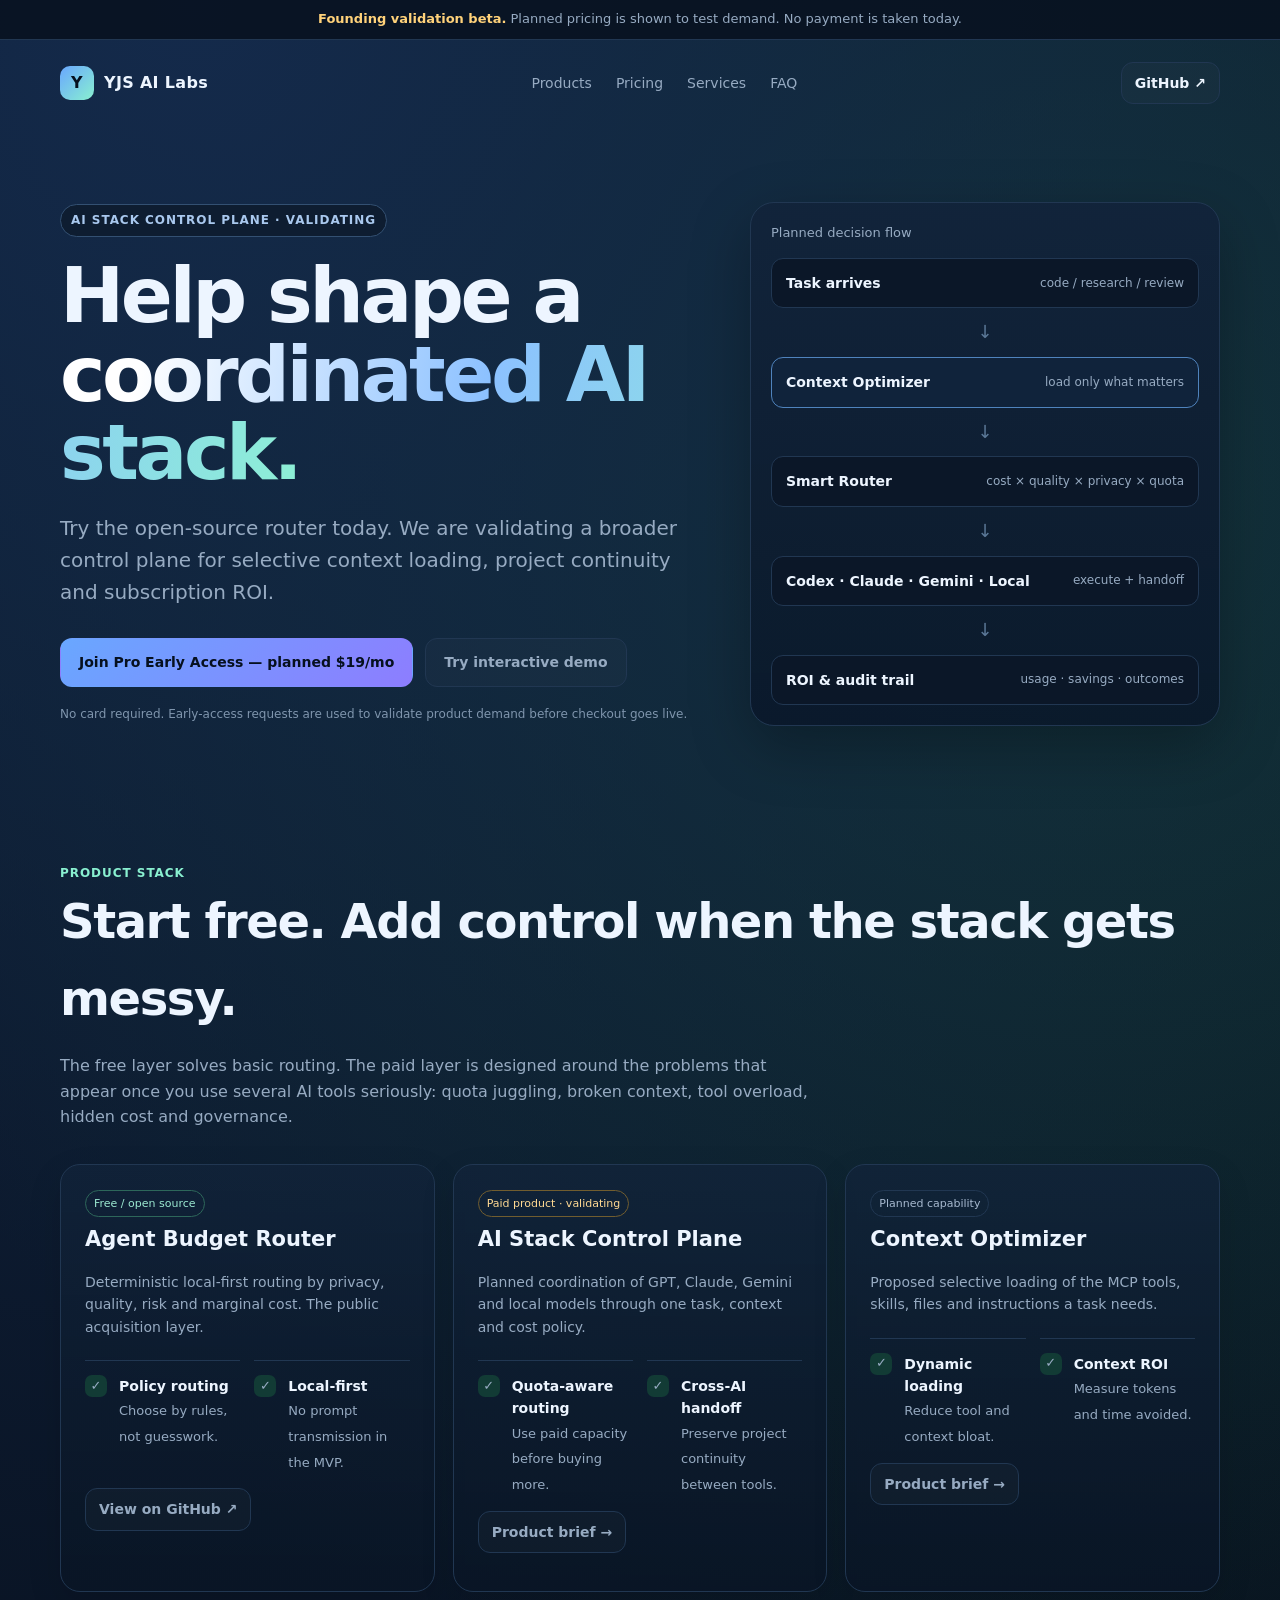
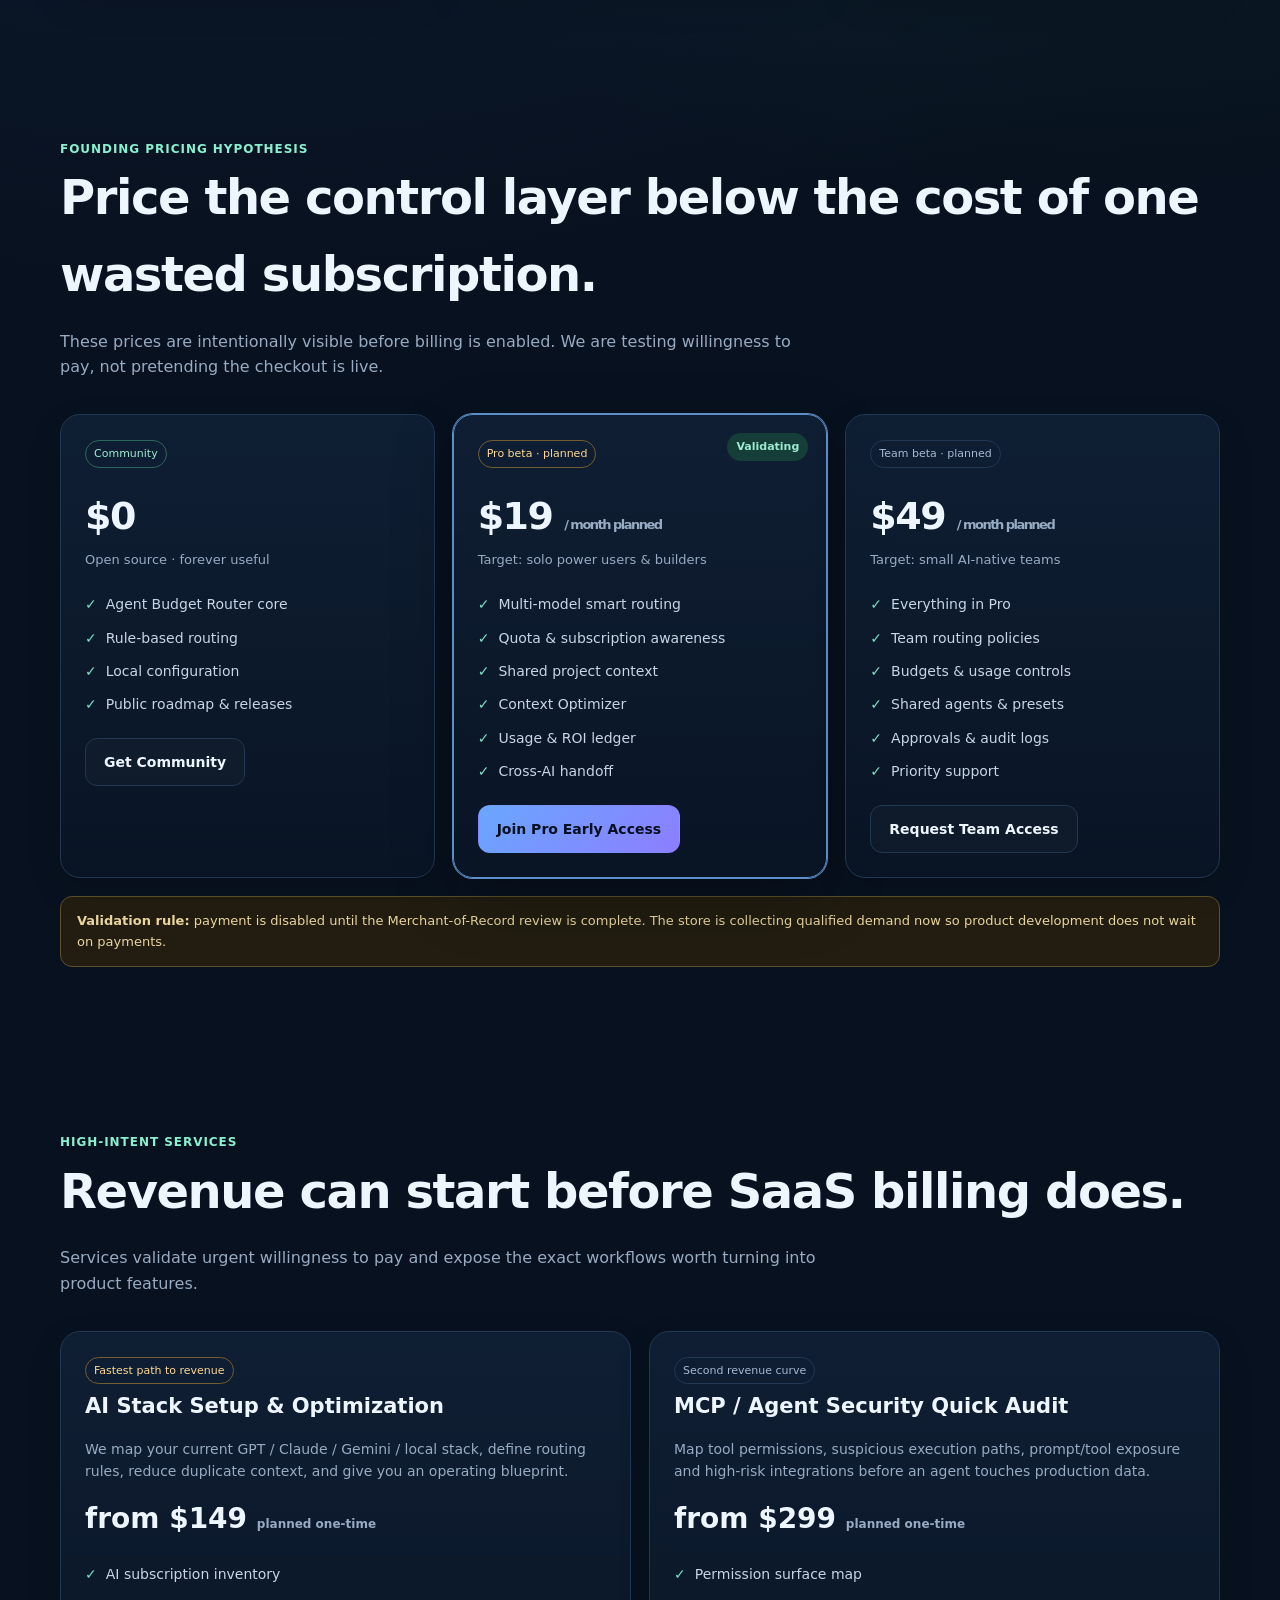
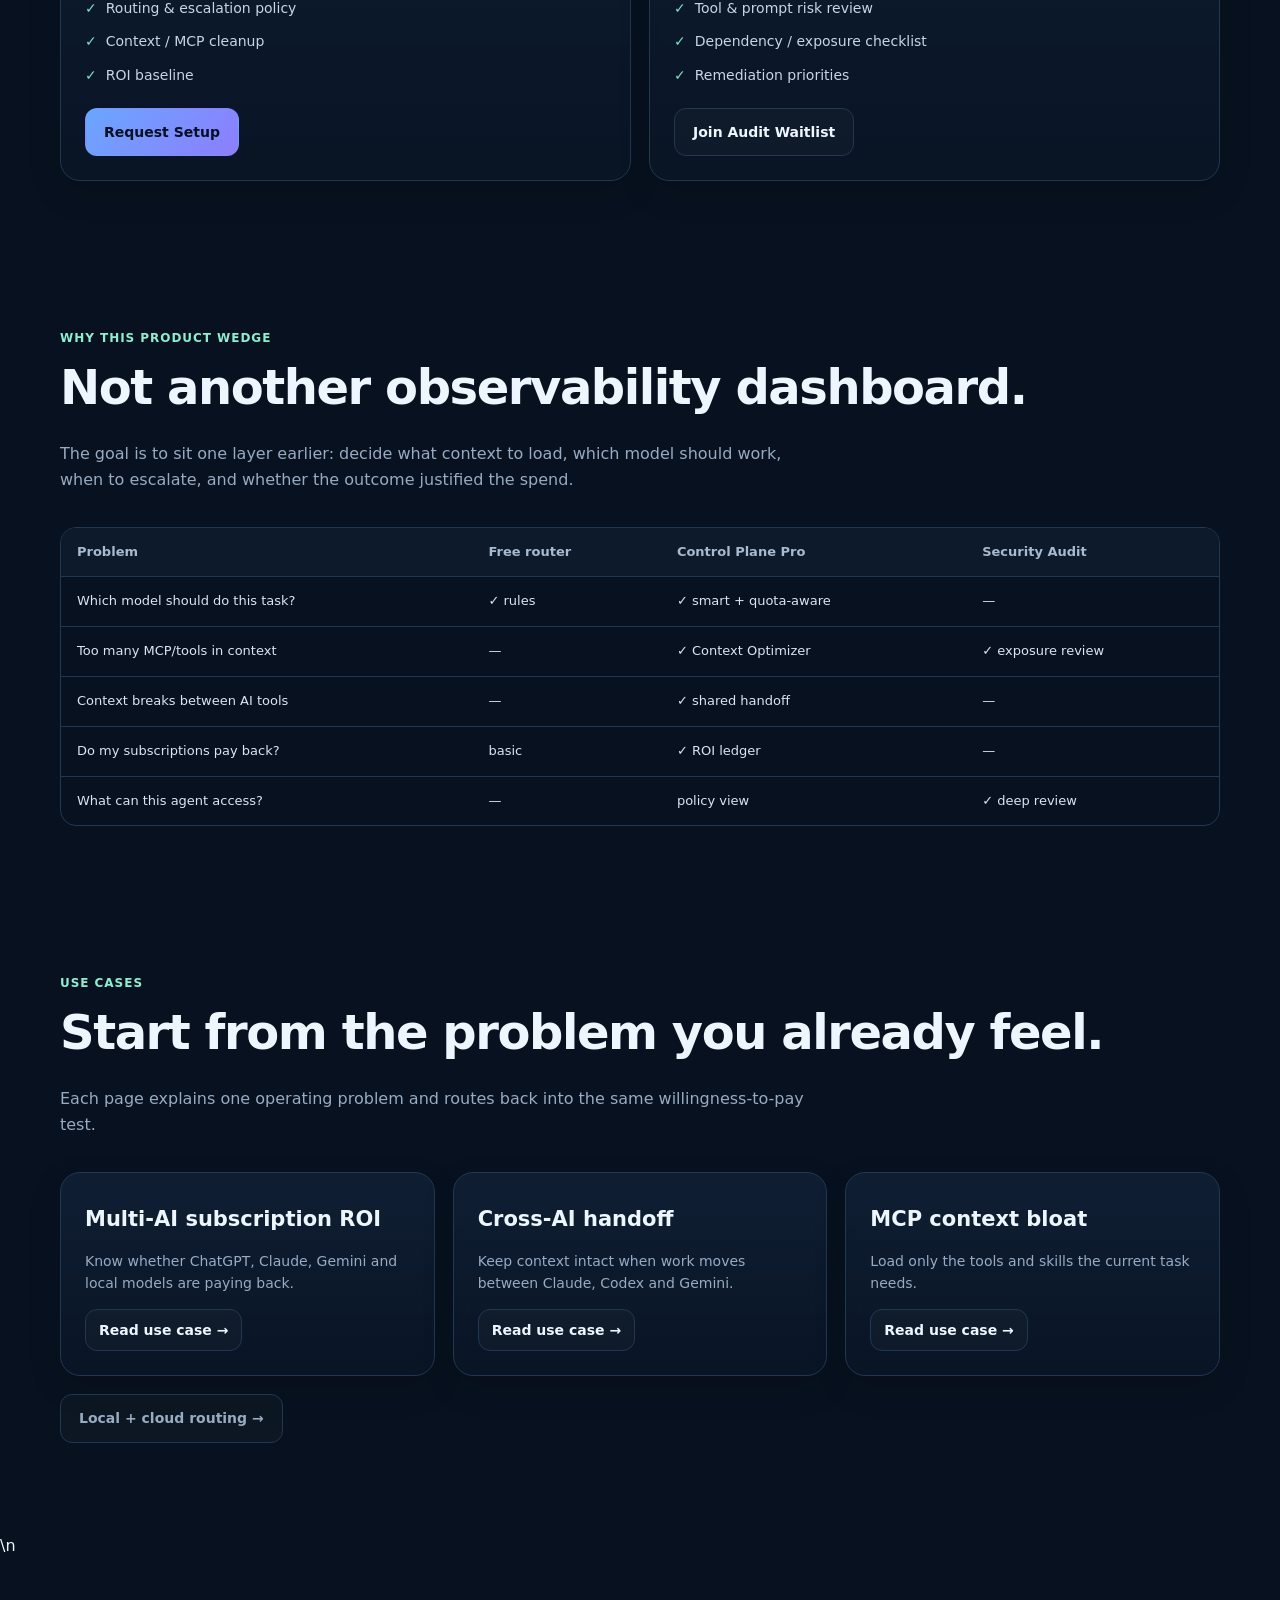
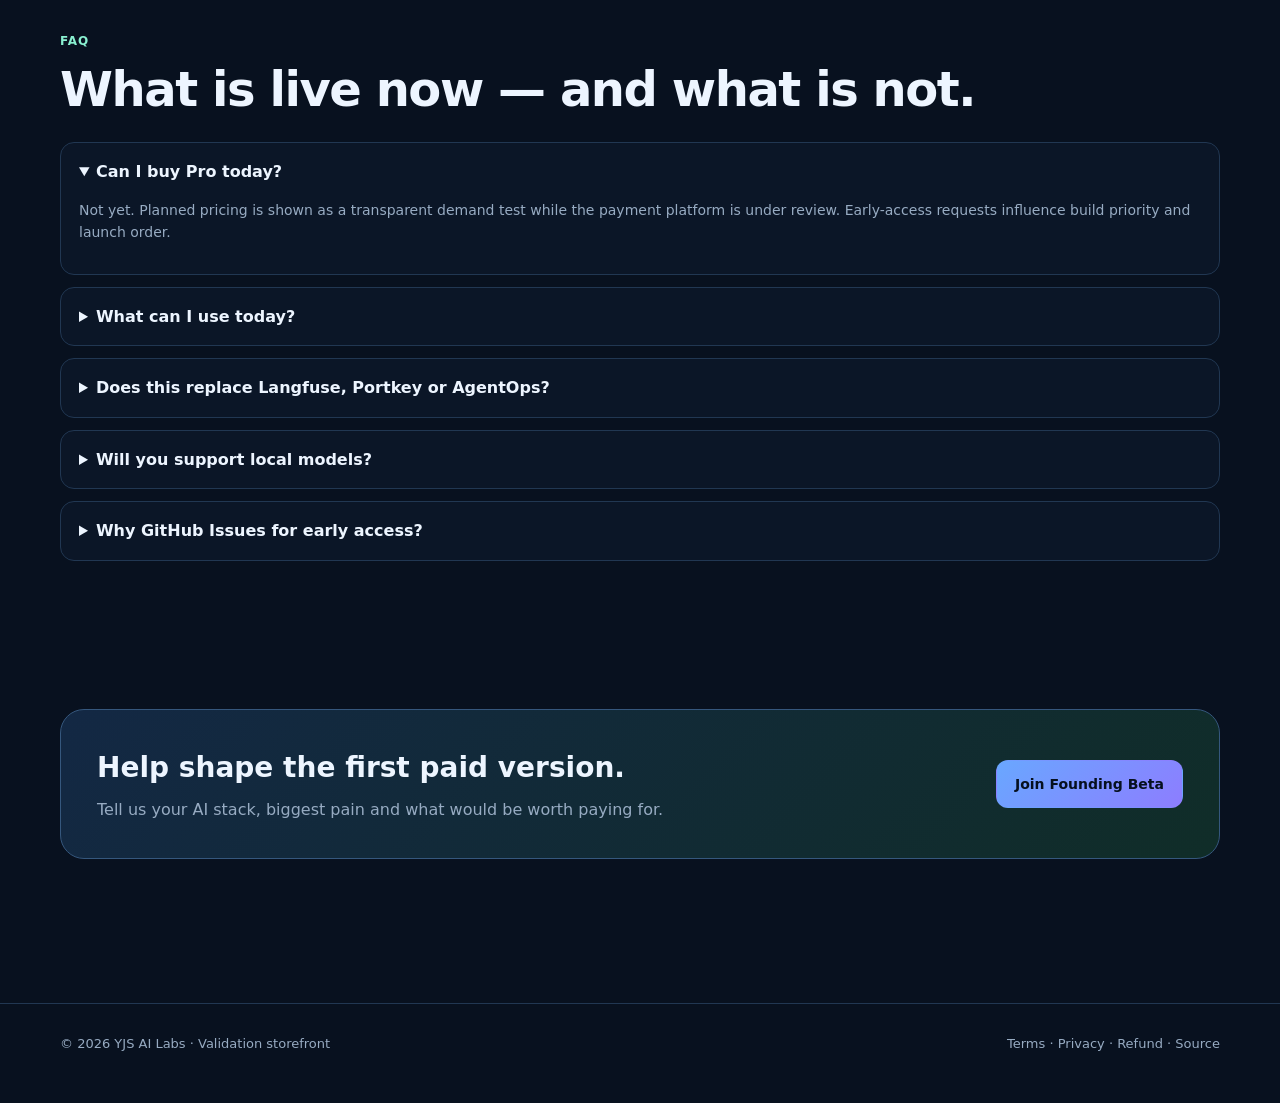
<file: index.html>
<!doctype html>
<html lang="en">
<head>
<meta charset="utf-8"><meta name="viewport" content="width=device-width,initial-scale=1">
<title>YJS AI Labs — Community Router and planned AI Stack Control Plane</title>
<meta name="description" content="Explore the open-source Agent Budget Router and the planned AI Stack Control Plane for cross-AI context and ROI.">
<meta property="og:title" content="YJS AI Labs — AI Stack Control Plane"><meta property="og:description" content="Try the Community Router and help validate a coordinated AI workflow."><meta property="og:type" content="website">
<link rel="stylesheet" href="assets/styles.css">
</head>
<body>
<div class="announcement"><b>Founding validation beta.</b> Planned pricing is shown to test demand. No payment is taken today.</div>
<div class="wrap">
<nav>
<a class="brand" href="#"><span class="mark">Y</span><span>YJS AI Labs</span></a>
<div class="navlinks"><a href="#products">Products</a><a href="#pricing">Pricing</a><a href="#services">Services</a><a href="#faq">FAQ</a></div>
<a class="btn small" href="https://github.com/scc0819-cell/agent-budget-router" target="_blank" rel="noreferrer">GitHub ↗</a>
</nav>

<section class="hero">
<div>
<span class="eyebrow">AI Stack Control Plane · validating</span>
<h1>Help shape a <span class="gradient">coordinated AI stack.</span></h1>
<p class="lead">Try the open-source router today. We are validating a broader control plane for selective context loading, project continuity and subscription ROI.</p>
<div class="hero-actions">
<a class="btn primary" href="checkout.html?offer=pro">Join Pro Early Access — planned $19/mo</a>
<a class="btn ghost" href="demo.html">Try interactive demo</a>
</div>
<div class="micro">No card required. Early-access requests are used to validate product demand before checkout goes live.</div>
</div>
<div class="diagram">
<div class="diagram-title">Planned decision flow</div>
<div class="flow">
<div class="node"><strong>Task arrives</strong><span>code / research / review</span></div><div class="arrow">↓</div>
<div class="node active"><strong>Context Optimizer</strong><span>load only what matters</span></div><div class="arrow">↓</div>
<div class="node"><strong>Smart Router</strong><span>cost × quality × privacy × quota</span></div><div class="arrow">↓</div>
<div class="node"><strong>Codex · Claude · Gemini · Local</strong><span>execute + handoff</span></div><div class="arrow">↓</div>
<div class="node"><strong>ROI & audit trail</strong><span>usage · savings · outcomes</span></div>
</div>
</div>
</section>
</div>

<section id="products" class="section"><div class="wrap">
<div class="kicker">Product stack</div><h2>Start free. Add control when the stack gets messy.</h2>
<p class="section-intro">The free layer solves basic routing. The paid layer is designed around the problems that appear once you use several AI tools seriously: quota juggling, broken context, tool overload, hidden cost and governance.</p>
<div class="grid3">
<article class="card"><span class="tag green">Free / open source</span><h3>Agent Budget Router</h3><p>Deterministic local-first routing by privacy, quality, risk and marginal cost. The public acquisition layer.</p><div class="features">
<div class="feature"><span class="check">✓</span><div><b>Policy routing</b><span>Choose by rules, not guesswork.</span></div></div>
<div class="feature"><span class="check">✓</span><div><b>Local-first</b><span>No prompt transmission in the MVP.</span></div></div>
</div><p><a class="btn small" href="https://github.com/scc0819-cell/agent-budget-router">View on GitHub ↗</a></p></article>
<article class="card"><span class="tag gold">Paid product · validating</span><h3>AI Stack Control Plane</h3><p>Planned coordination of GPT, Claude, Gemini and local models through one task, context and cost policy.</p><div class="features">
<div class="feature"><span class="check">✓</span><div><b>Quota-aware routing</b><span>Use paid capacity before buying more.</span></div></div>
<div class="feature"><span class="check">✓</span><div><b>Cross-AI handoff</b><span>Preserve project continuity between tools.</span></div></div>
</div><p><a class="btn small" href="products/control-plane.html">Product brief →</a></p></article>
<article class="card"><span class="tag">Planned capability</span><h3>Context Optimizer</h3><p>Proposed selective loading of the MCP tools, skills, files and instructions a task needs.</p><div class="features">
<div class="feature"><span class="check">✓</span><div><b>Dynamic loading</b><span>Reduce tool and context bloat.</span></div></div>
<div class="feature"><span class="check">✓</span><div><b>Context ROI</b><span>Measure tokens and time avoided.</span></div></div>
</div><p><a class="btn small" href="products/context-optimizer.html">Product brief →</a></p></article>
</div>
</div></section>

<section id="pricing" class="section"><div class="wrap">
<div class="kicker">Founding pricing hypothesis</div><h2>Price the control layer below the cost of one wasted subscription.</h2>
<p class="section-intro">These prices are intentionally visible before billing is enabled. We are testing willingness to pay, not pretending the checkout is live.</p>
<div class="pricing">
<article class="card price-card"><span class="tag green">Community</span><div class="price">$0</div><div class="sub">Open source · forever useful</div><ul class="list"><li>Agent Budget Router core</li><li>Rule-based routing</li><li>Local configuration</li><li>Public roadmap & releases</li></ul><a class="btn" href="https://github.com/scc0819-cell/agent-budget-router">Get Community</a></article>
<article class="card price-card recommended"><span class="badge">Validating</span><span class="tag gold">Pro beta · planned</span><div class="price">$19 <small>/ month planned</small></div><div class="sub">Target: solo power users & builders</div><ul class="list"><li>Multi-model smart routing</li><li>Quota & subscription awareness</li><li>Shared project context</li><li>Context Optimizer</li><li>Usage & ROI ledger</li><li>Cross-AI handoff</li></ul><a class="btn primary" href="checkout.html?offer=pro">Join Pro Early Access</a></article>
<article class="card price-card"><span class="tag">Team beta · planned</span><div class="price">$49 <small>/ month planned</small></div><div class="sub">Target: small AI-native teams</div><ul class="list"><li>Everything in Pro</li><li>Team routing policies</li><li>Budgets & usage controls</li><li>Shared agents & presets</li><li>Approvals & audit logs</li><li>Priority support</li></ul><a class="btn" href="checkout.html?offer=team">Request Team Access</a></article>
</div>
<div class="note"><b>Validation rule:</b> payment is disabled until the Merchant-of-Record review is complete. The store is collecting qualified demand now so product development does not wait on payments.</div>
</div></section>

<section id="services" class="section"><div class="wrap">
<div class="kicker">High-intent services</div><h2>Revenue can start before SaaS billing does.</h2>
<p class="section-intro">Services validate urgent willingness to pay and expose the exact workflows worth turning into product features.</p>
<div class="services">
<article class="card"><span class="tag gold">Fastest path to revenue</span><h3>AI Stack Setup & Optimization</h3><p>We map your current GPT / Claude / Gemini / local stack, define routing rules, reduce duplicate context, and give you an operating blueprint.</p><div class="service-price">from $149 <small>planned one-time</small></div><ul class="list"><li>AI subscription inventory</li><li>Routing & escalation policy</li><li>Context / MCP cleanup</li><li>ROI baseline</li></ul><a class="btn primary" href="checkout.html?offer=setup">Request Setup</a></article>
<article class="card"><span class="tag">Second revenue curve</span><h3>MCP / Agent Security Quick Audit</h3><p>Map tool permissions, suspicious execution paths, prompt/tool exposure and high-risk integrations before an agent touches production data.</p><div class="service-price">from $299 <small>planned one-time</small></div><ul class="list"><li>Permission surface map</li><li>Tool & prompt risk review</li><li>Dependency / exposure checklist</li><li>Remediation priorities</li></ul><a class="btn" href="checkout.html?offer=audit">Join Audit Waitlist</a></article>
</div>
</div></section>

<section class="section"><div class="wrap">
<div class="kicker">Why this product wedge</div><h2>Not another observability dashboard.</h2>
<p class="section-intro">The goal is to sit one layer earlier: decide what context to load, which model should work, when to escalate, and whether the outcome justified the spend.</p>
<div class="matrix"><table><thead><tr><th>Problem</th><th>Free router</th><th>Control Plane Pro</th><th>Security Audit</th></tr></thead><tbody>
<tr><td>Which model should do this task?</td><td>✓ rules</td><td>✓ smart + quota-aware</td><td>—</td></tr>
<tr><td>Too many MCP/tools in context</td><td>—</td><td>✓ Context Optimizer</td><td>✓ exposure review</td></tr>
<tr><td>Context breaks between AI tools</td><td>—</td><td>✓ shared handoff</td><td>—</td></tr>
<tr><td>Do my subscriptions pay back?</td><td>basic</td><td>✓ ROI ledger</td><td>—</td></tr>
<tr><td>What can this agent access?</td><td>—</td><td>policy view</td><td>✓ deep review</td></tr>
</tbody></table></div>
</div></section>

<section class="section"><div class="wrap"><div class="kicker">Use cases</div><h2>Start from the problem you already feel.</h2><p class="section-intro">Each page explains one operating problem and routes back into the same willingness-to-pay test.</p><div class="grid3">
<article class="card"><h3>Multi-AI subscription ROI</h3><p>Know whether ChatGPT, Claude, Gemini and local models are paying back.</p><a class="btn small" href="use-cases/multi-ai-subscription-roi.html">Read use case →</a></article>
<article class="card"><h3>Cross-AI handoff</h3><p>Keep context intact when work moves between Claude, Codex and Gemini.</p><a class="btn small" href="use-cases/claude-codex-gemini-handoff.html">Read use case →</a></article>
<article class="card"><h3>MCP context bloat</h3><p>Load only the tools and skills the current task needs.</p><a class="btn small" href="use-cases/mcp-context-bloat.html">Read use case →</a></article>
</div><p style="margin-top:18px"><a class="btn ghost" href="use-cases/local-cloud-ai-routing.html">Local + cloud routing →</a></p></div></section>\n<section id="faq" class="section"><div class="wrap">
<div class="kicker">FAQ</div><h2>What is live now — and what is not.</h2>
<div class="faq">
<details open><summary>Can I buy Pro today?</summary><p>Not yet. Planned pricing is shown as a transparent demand test while the payment platform is under review. Early-access requests influence build priority and launch order.</p></details>
<details><summary>What can I use today?</summary><p>Agent Budget Router v0.1.0 is public on GitHub and provides deterministic local-first routing. The paid Control Plane is the product being validated next.</p></details>
<details><summary>Does this replace Langfuse, Portkey or AgentOps?</summary><p>That is not the goal. Those tools are strong in gateway and observability workflows. YJS AI Labs is focusing on orchestration before execution: context selection, model choice, quota awareness, handoff and ROI.</p></details>
<details><summary>Will you support local models?</summary><p>Yes. Local/cloud hybrid routing is part of the product thesis. The objective is to keep sensitive or low-value work local when policy and capability allow it.</p></details>
<details><summary>Why GitHub Issues for early access?</summary><p>The first users are expected to be AI builders and power users. GitHub requests give us structured demand evidence without waiting for the billing stack. Do not post secrets or confidential project data.</p></details>
</div>
</div></section>

<section class="section"><div class="wrap"><div class="cta">
<div><h3>Help shape the first paid version.</h3><p>Tell us your AI stack, biggest pain and what would be worth paying for.</p></div>
<a class="btn primary" href="checkout.html?offer=pro">Join Founding Beta</a>
</div></div></section>

<footer><div class="wrap footer-grid"><div>© <span data-year></span> YJS AI Labs · Validation storefront</div><div><a href="legal/terms.html">Terms</a> · <a href="legal/privacy.html">Privacy</a> · <a href="legal/refund.html">Refund</a> · <a href="https://github.com/scc0819-cell/yjs-ai-labs">Source</a></div></div></footer>
<script src="assets/store.js"></script>
</body></html>
</file>
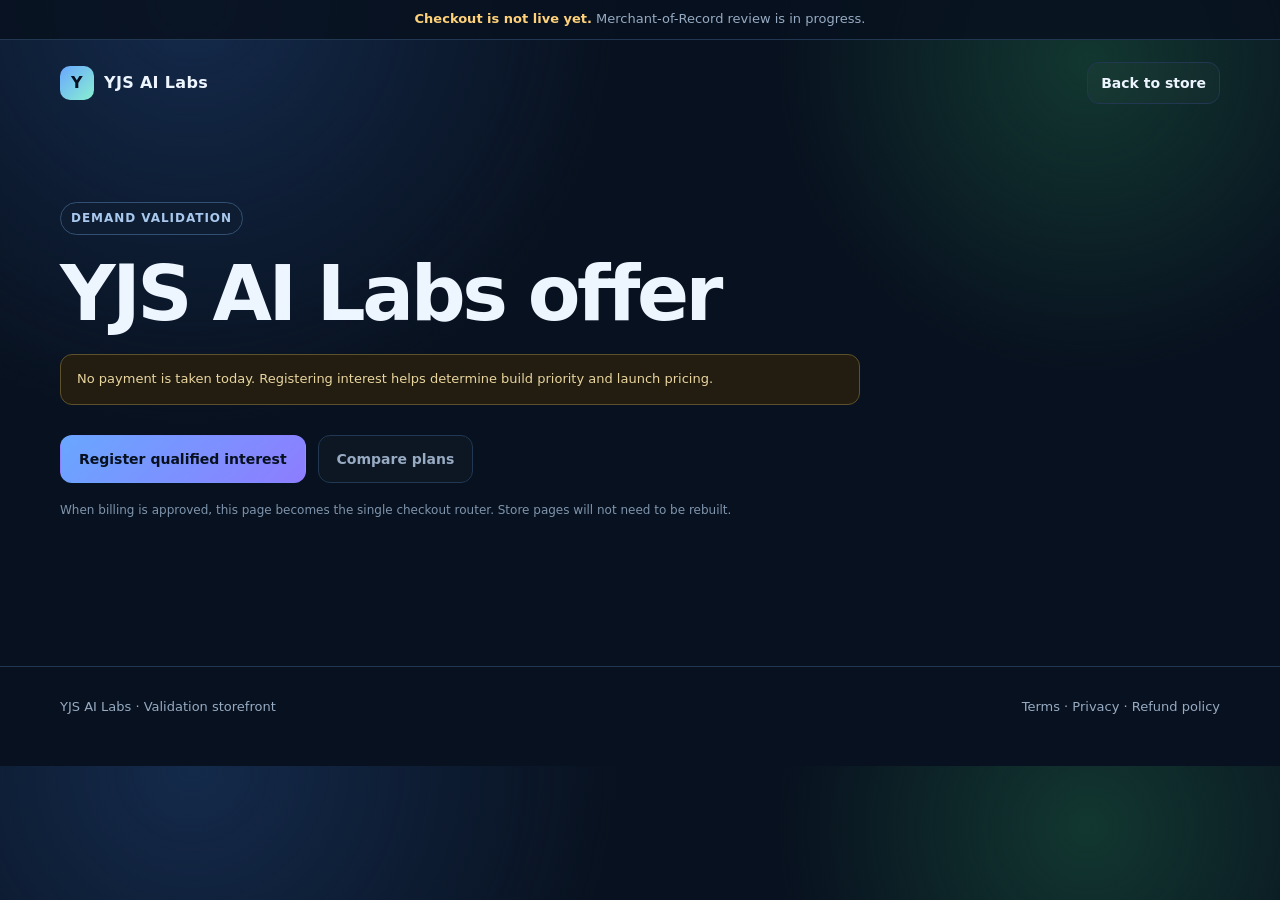
<file: checkout.html>
<!doctype html><html lang="en"><head><meta charset="utf-8"><meta name="viewport" content="width=device-width,initial-scale=1"><title>Checkout — YJS AI Labs</title><meta name="robots" content="noindex"><link rel="stylesheet" href="assets/styles.css"></head><body>
<div class="announcement"><b>Checkout is not live yet.</b> Merchant-of-Record review is in progress.</div><div class="wrap"><nav><a class="brand" href="index.html"><span class="mark">Y</span><span>YJS AI Labs</span></a><a class="btn small" href="index.html">Back to store</a></nav>
<section class="hero" style="grid-template-columns:1fr;max-width:800px"><div><span class="eyebrow">Demand validation</span><h1 id="offer-name">YJS AI Labs offer</h1><p class="lead" id="offer-price"></p><div class="note">No payment is taken today. Registering interest helps determine build priority and launch pricing.</div><div class="hero-actions"><a id="intent-btn" class="btn primary" href="#">Register qualified interest</a><a class="btn ghost" href="index.html#pricing">Compare plans</a></div><p class="micro">When billing is approved, this page becomes the single checkout router. Store pages will not need to be rebuilt.</p></div></section></div>
<footer><div class="wrap footer-grid"><div>YJS AI Labs · Validation storefront</div><div><a href="legal/terms.html">Terms</a> · <a href="legal/privacy.html">Privacy</a> · <a href="legal/refund.html">Refund policy</a></div></div></footer>
<script src="assets/store.js"></script><script src="assets/offers.js"></script><script>
const params=new URLSearchParams(location.search);const p=params.get('offer')||'pro';const o=window.YJS_OFFERS[p]||window.YJS_OFFERS.pro;
document.querySelector('#offer-name').textContent=o.name;document.querySelector('#offer-price').textContent=o.price;
const source=params.get('utm_source')||localStorage.getItem('yjs_utm_source')||'direct';const medium=params.get('utm_medium')||localStorage.getItem('yjs_utm_medium')||'none';const campaign=params.get('utm_campaign')||localStorage.getItem('yjs_utm_campaign')||'organic';const content=params.get('utm_content')||localStorage.getItem('yjs_utm_content')||'none';
const target=new URL(o.target);target.searchParams.set('title','['+p.toUpperCase()+']['+source+'/'+campaign+'] [medium='+medium+';content='+content+'] ');document.querySelector('#intent-btn').href=target.toString();
</script></body></html>
</file>
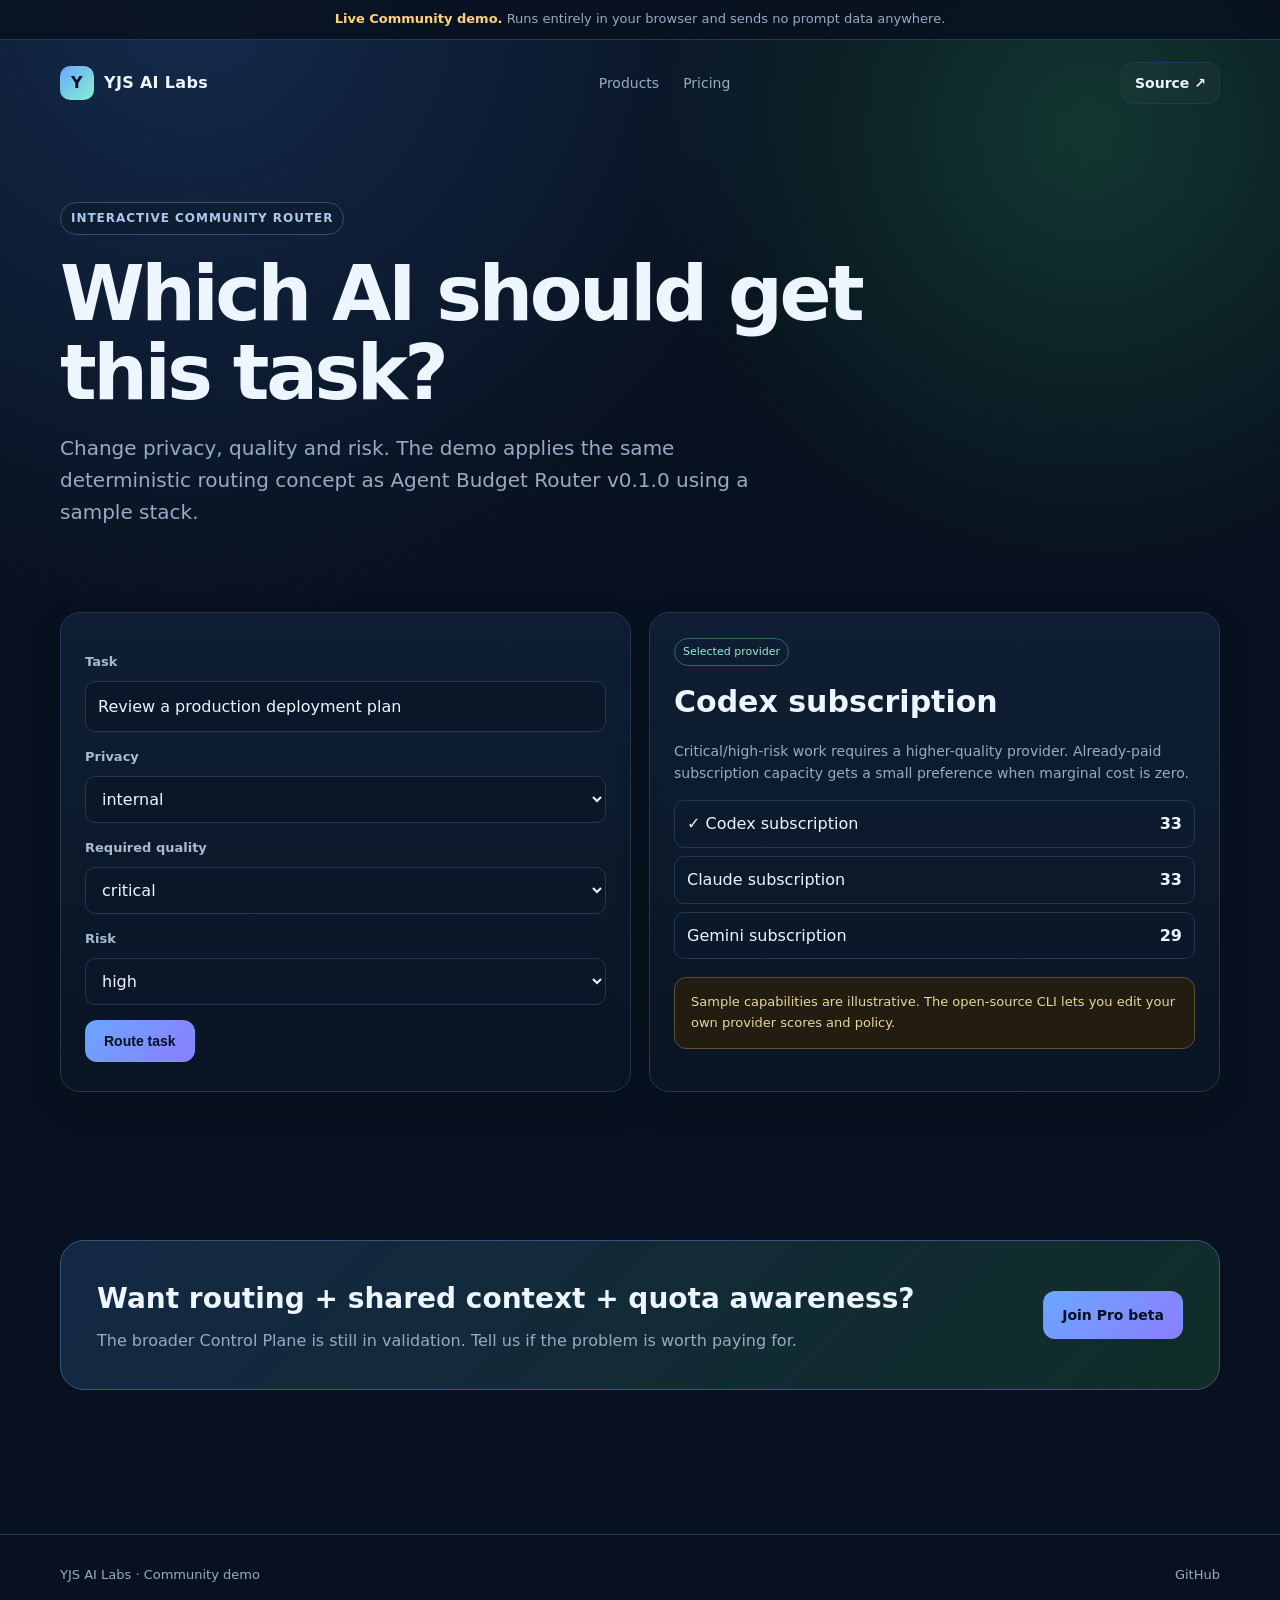
<file: demo.html>
<!doctype html><html lang="en"><head><meta charset="utf-8"><meta name="viewport" content="width=device-width,initial-scale=1"><title>Try Agent Budget Router — YJS AI Labs</title><meta name="description" content="Try a deterministic local-first AI model routing demo in your browser."><link rel="stylesheet" href="assets/styles.css">
<style>.demo-grid{display:grid;grid-template-columns:1fr 1fr;gap:18px}.field{display:grid;gap:8px;margin:15px 0}.field label{font-size:13px;color:#a8bad0;font-weight:700}.field select,.field input{background:#0b1728;color:#edf5ff;border:1px solid #213752;border-radius:10px;padding:12px;font:inherit}.result{font-size:30px;font-weight:900;margin:12px 0}.scores{display:grid;gap:8px;margin-top:16px}.score{display:flex;justify-content:space-between;padding:10px 12px;border:1px solid #213752;border-radius:10px}.reason{color:#97abc2;font-size:14px}@media(max-width:760px){.demo-grid{grid-template-columns:1fr}}</style></head><body>
<div class="announcement"><b>Live Community demo.</b> Runs entirely in your browser and sends no prompt data anywhere.</div><div class="wrap"><nav><a class="brand" href="index.html"><span class="mark">Y</span><span>YJS AI Labs</span></a><div class="navlinks"><a href="index.html#products">Products</a><a href="index.html#pricing">Pricing</a></div><a class="btn small" href="https://github.com/scc0819-cell/agent-budget-router">Source ↗</a></nav>
<section class="hero" style="grid-template-columns:1fr;max-width:950px"><div><span class="eyebrow">Interactive Community Router</span><h1>Which AI should get this task?</h1><p class="lead">Change privacy, quality and risk. The demo applies the same deterministic routing concept as Agent Budget Router v0.1.0 using a sample stack.</p></div></section>
<section class="section" style="padding-top:0"><div class="demo-grid">
<div class="card"><div class="field"><label>Task</label><input id="task" value="Review a production deployment plan"></div><div class="field"><label>Privacy</label><select id="privacy"><option>public</option><option selected>internal</option><option>confidential</option></select></div><div class="field"><label>Required quality</label><select id="quality"><option>draft</option><option>standard</option><option selected>critical</option></select></div><div class="field"><label>Risk</label><select id="risk"><option>low</option><option>medium</option><option selected>high</option></select></div><button class="btn primary" id="route">Route task</button></div>
<div class="card"><span class="tag green">Selected provider</span><div class="result" id="selected">—</div><p class="reason" id="reason"></p><div class="scores" id="scores"></div><div class="note" style="margin-top:18px">Sample capabilities are illustrative. The open-source CLI lets you edit your own provider scores and policy.</div></div>
</div></section>
<section class="section"><div class="cta"><div><h3>Want routing + shared context + quota awareness?</h3><p>The broader Control Plane is still in validation. Tell us if the problem is worth paying for.</p></div><a class="btn primary" href="checkout.html?offer=pro&utm_source=demo&utm_medium=product&utm_campaign=abr-launch">Join Pro beta</a></div></section>
</div><footer><div class="wrap footer-grid"><div>YJS AI Labs · Community demo</div><div><a href="https://github.com/scc0819-cell/agent-budget-router">GitHub</a></div></div></footer>
<script src="assets/store.js"></script><script>
const providers=[{id:'local',label:'Local model',quality:2,privacy:5,latency:5,marginal:0,fixed:0},{id:'codex',label:'Codex subscription',quality:5,privacy:3,latency:4,marginal:0,fixed:100},{id:'claude',label:'Claude subscription',quality:5,privacy:3,latency:4,marginal:0,fixed:20},{id:'gemini',label:'Gemini subscription',quality:4,privacy:3,latency:4,marginal:0,fixed:20}];
const L={low:1,medium:2,high:3,public:1,internal:2,confidential:3,draft:1,standard:2,critical:3};
function route(){const pv=L[privacy.value],q=L[quality.value],r=L[risk.value];let c=providers.filter(x=>!(pv>=3&&x.privacy<4)).filter(x=>!((q>=3||r>=3)&&x.quality<4));if(!c.length){selected.textContent='No eligible provider';reason.textContent='The policy blocks every provider in this sample stack: confidential tasks need privacy ≥4 and critical/high-risk tasks need quality ≥4. The CLI returns an error in this case.';scores.innerHTML='';return}const ranked=c.map(x=>({...x,score:x.quality*4+x.privacy*pv+x.latency+(x.fixed>0&&x.marginal===0?3:0)-x.marginal*10})).sort((a,b)=>b.score-a.score);const win=ranked[0];selected.textContent=win.label;reason.textContent=(pv>=3?'Confidential routing restricts the candidate set. ':'')+(q>=3||r>=3?'Critical/high-risk work requires a higher-quality provider. ':'')+'Already-paid subscription capacity gets a small preference when marginal cost is zero.';scores.innerHTML=ranked.map((x,i)=>'<div class="score"><span>'+(i===0?'✓ ':'')+x.label+'</span><b>'+x.score.toFixed(0)+'</b></div>').join('')}
route();document.querySelector('#route').onclick=route;['privacy','quality','risk'].forEach(id=>document.querySelector('#'+id).onchange=route);
</script></body></html>
</file>
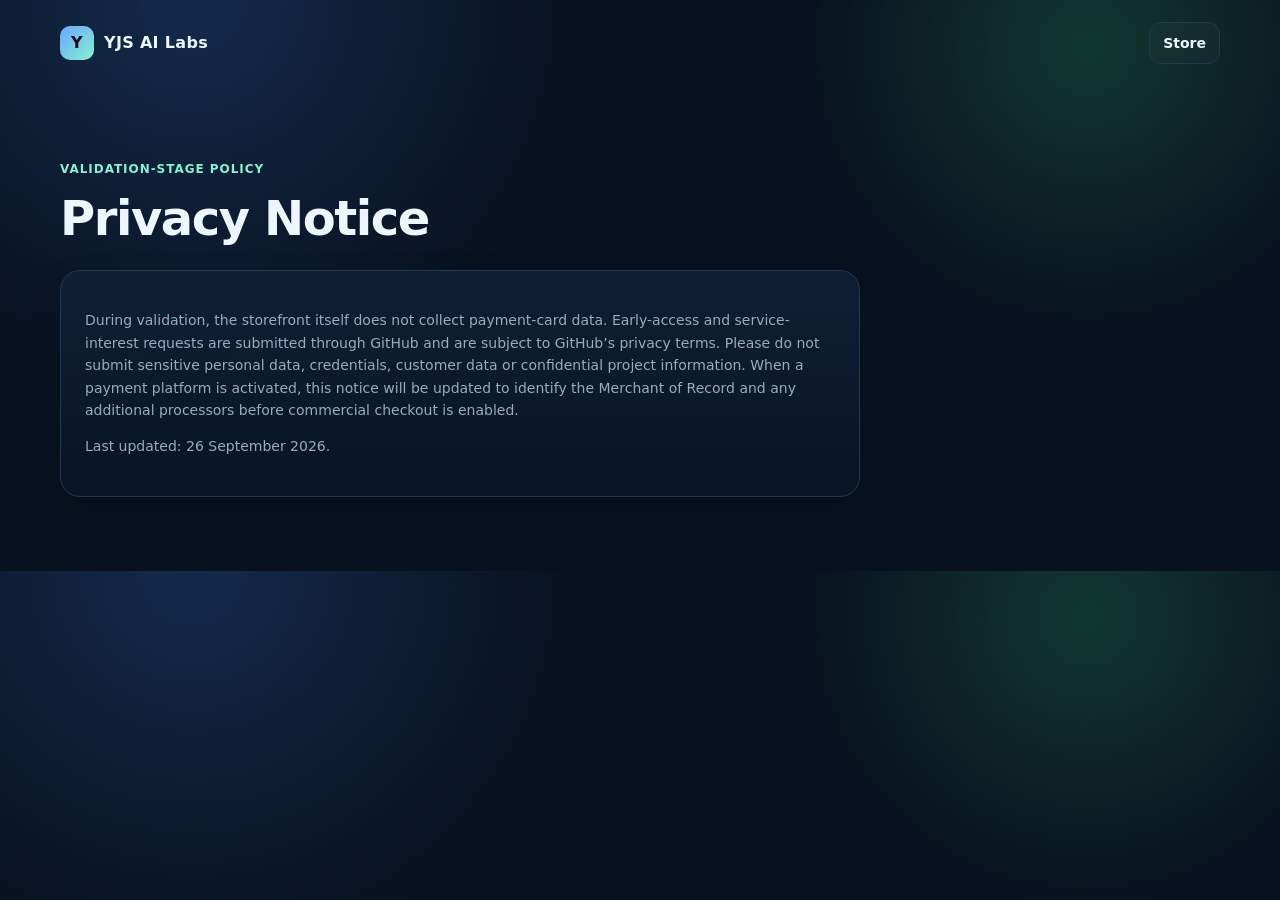
<file: legal/privacy.html>
<!doctype html><html lang="en"><head><meta charset="utf-8"><meta name="viewport" content="width=device-width,initial-scale=1"><title>Privacy Notice — YJS AI Labs</title><link rel="stylesheet" href="../assets/styles.css"></head><body><div class="wrap"><nav><a class="brand" href="../index.html"><span class="mark">Y</span><span>YJS AI Labs</span></a><a class="btn small" href="../index.html">Store</a></nav><section class="section" style="max-width:800px"><div class="kicker">Validation-stage policy</div><h2>Privacy Notice</h2><div class="card"><p>During validation, the storefront itself does not collect payment-card data. Early-access and service-interest requests are submitted through GitHub and are subject to GitHub’s privacy terms. Please do not submit sensitive personal data, credentials, customer data or confidential project information. When a payment platform is activated, this notice will be updated to identify the Merchant of Record and any additional processors before commercial checkout is enabled.</p><p class="micro">Last updated: 26 September 2026.</p></div></section></div></body></html>
</file>
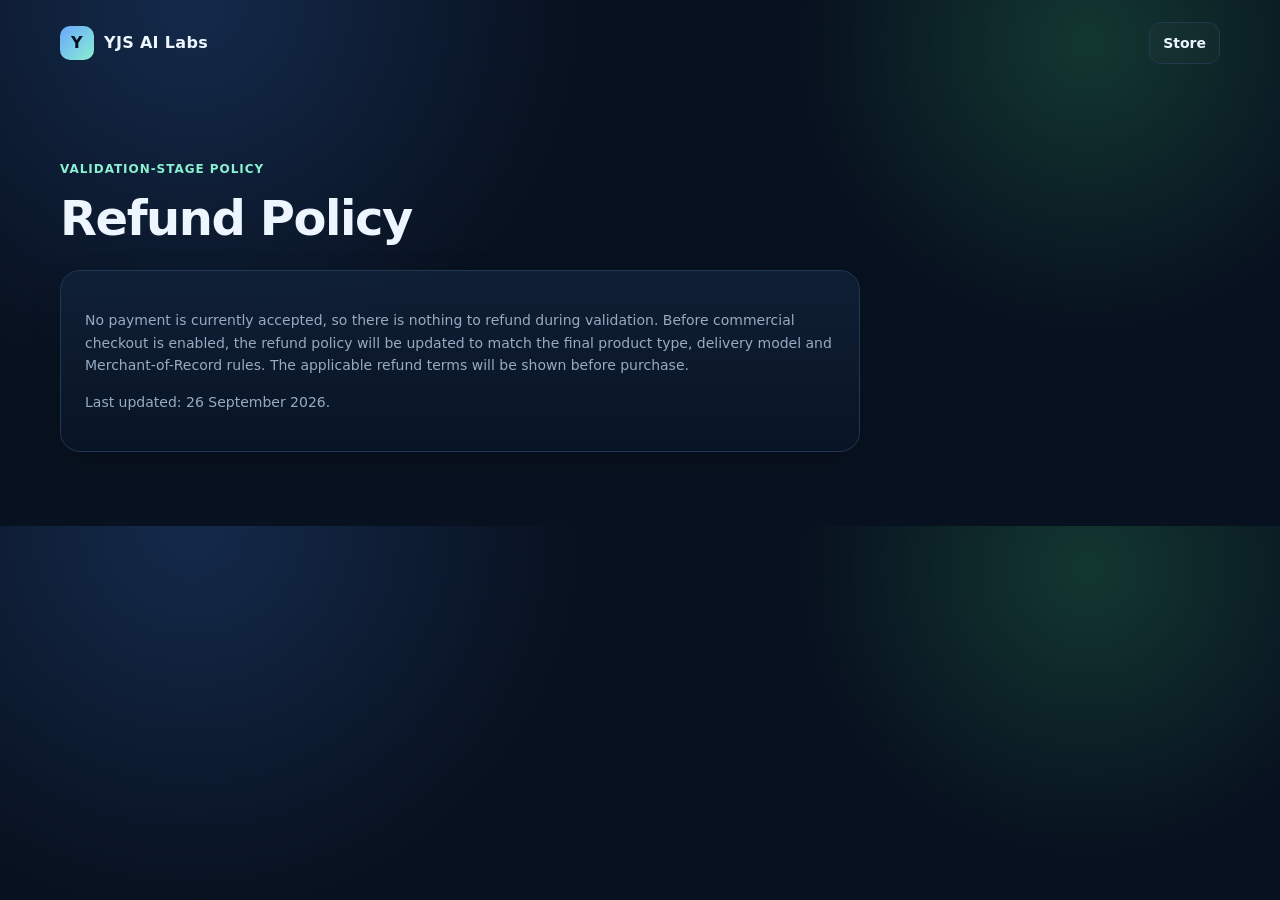
<file: legal/refund.html>
<!doctype html><html lang="en"><head><meta charset="utf-8"><meta name="viewport" content="width=device-width,initial-scale=1"><title>Refund Policy — YJS AI Labs</title><link rel="stylesheet" href="../assets/styles.css"></head><body><div class="wrap"><nav><a class="brand" href="../index.html"><span class="mark">Y</span><span>YJS AI Labs</span></a><a class="btn small" href="../index.html">Store</a></nav><section class="section" style="max-width:800px"><div class="kicker">Validation-stage policy</div><h2>Refund Policy</h2><div class="card"><p>No payment is currently accepted, so there is nothing to refund during validation. Before commercial checkout is enabled, the refund policy will be updated to match the final product type, delivery model and Merchant-of-Record rules. The applicable refund terms will be shown before purchase.</p><p class="micro">Last updated: 26 September 2026.</p></div></section></div></body></html>
</file>
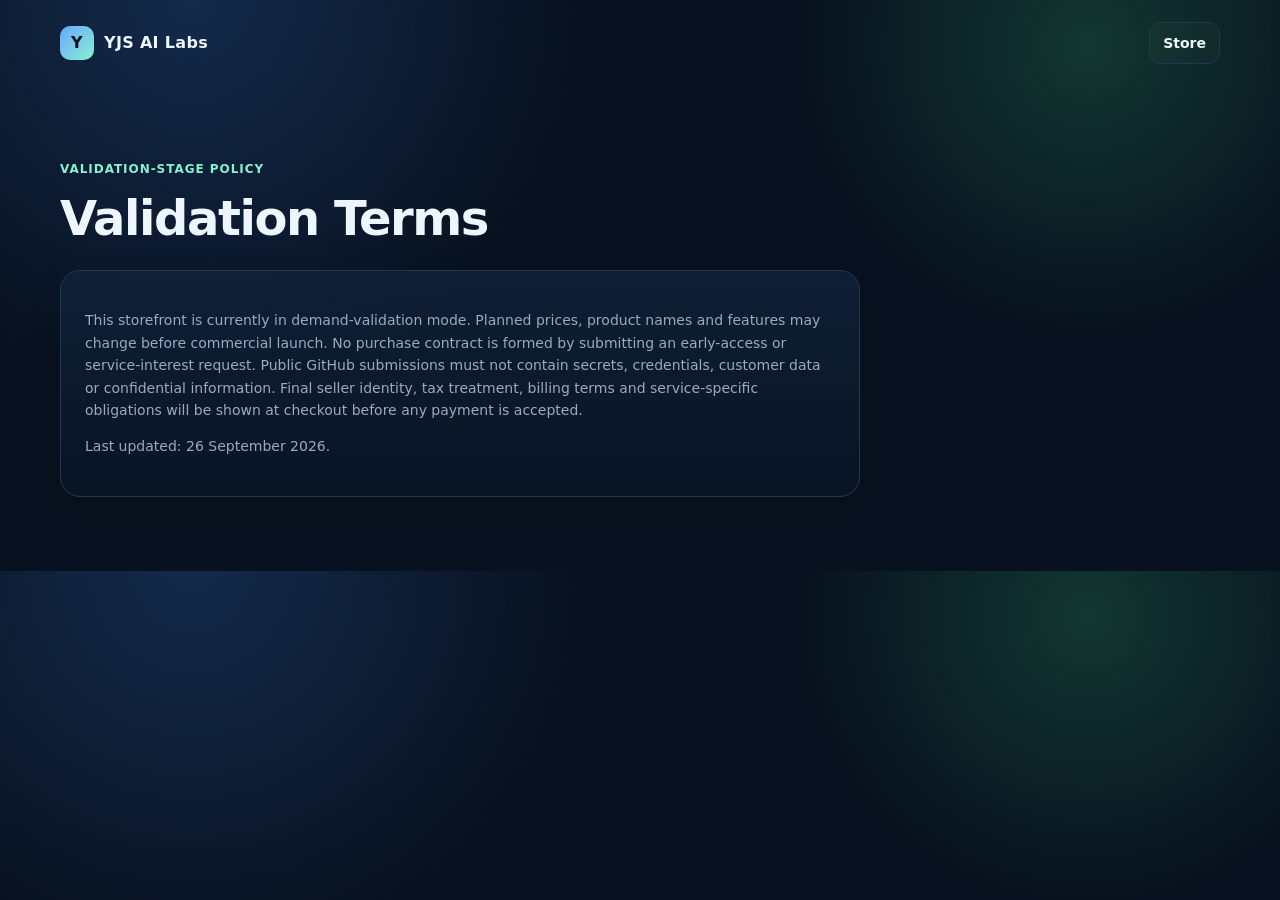
<file: legal/terms.html>
<!doctype html><html lang="en"><head><meta charset="utf-8"><meta name="viewport" content="width=device-width,initial-scale=1"><title>Validation Terms — YJS AI Labs</title><link rel="stylesheet" href="../assets/styles.css"></head><body><div class="wrap"><nav><a class="brand" href="../index.html"><span class="mark">Y</span><span>YJS AI Labs</span></a><a class="btn small" href="../index.html">Store</a></nav><section class="section" style="max-width:800px"><div class="kicker">Validation-stage policy</div><h2>Validation Terms</h2><div class="card"><p>This storefront is currently in demand-validation mode. Planned prices, product names and features may change before commercial launch. No purchase contract is formed by submitting an early-access or service-interest request. Public GitHub submissions must not contain secrets, credentials, customer data or confidential information. Final seller identity, tax treatment, billing terms and service-specific obligations will be shown at checkout before any payment is accepted.</p><p class="micro">Last updated: 26 September 2026.</p></div></section></div></body></html>
</file>
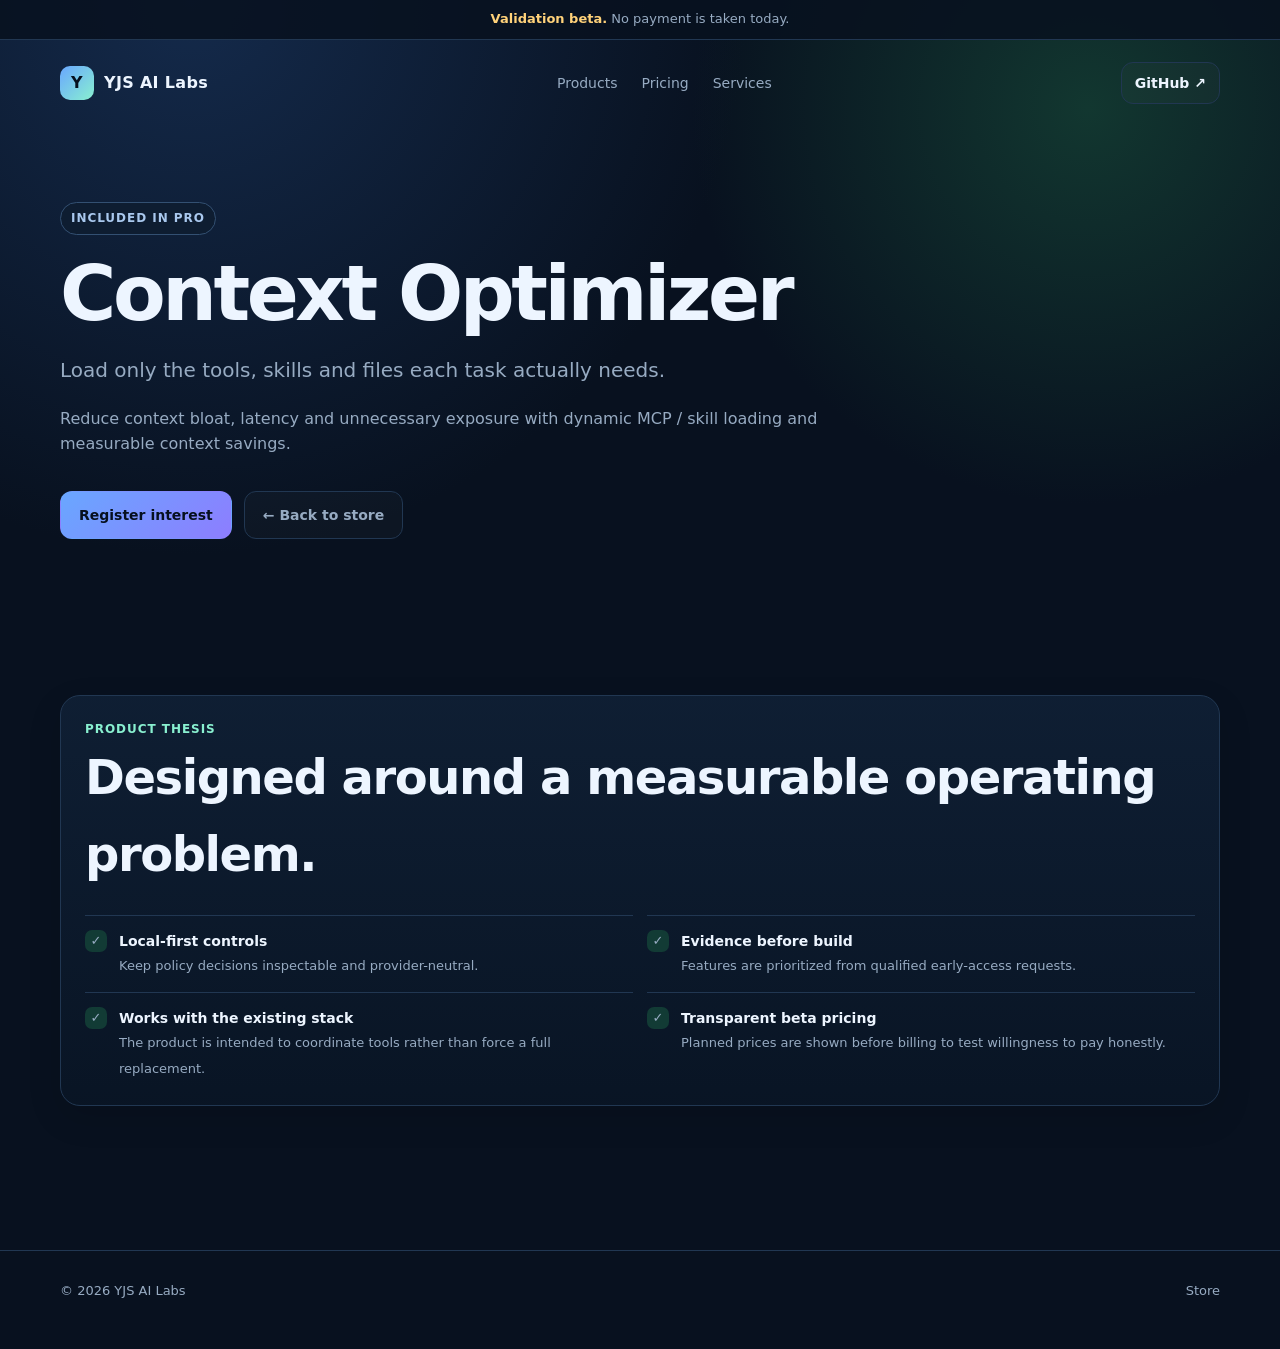
<file: products/context-optimizer.html>
<!doctype html><html lang="en"><head><meta charset="utf-8"><meta name="viewport" content="width=device-width,initial-scale=1"><title>Context Optimizer — YJS AI Labs</title><meta name="description" content="Reduce context bloat, latency and unnecessary exposure with dynamic MCP / skill loading and measurable context savings."><link rel="stylesheet" href="../assets/styles.css"></head><body>
<div class="announcement"><b>Validation beta.</b> No payment is taken today.</div><div class="wrap"><nav><a class="brand" href="../index.html"><span class="mark">Y</span><span>YJS AI Labs</span></a><div class="navlinks"><a href="../index.html#products">Products</a><a href="../index.html#pricing">Pricing</a><a href="../index.html#services">Services</a></div><a class="btn small" href="https://github.com/scc0819-cell/yjs-ai-labs">GitHub ↗</a></nav>
<section class="hero" style="grid-template-columns:1fr"><div><span class="eyebrow">Included in Pro</span><h1>Context Optimizer</h1><p class="lead">Load only the tools, skills and files each task actually needs.</p><p class="section-intro">Reduce context bloat, latency and unnecessary exposure with dynamic MCP / skill loading and measurable context savings.</p><div class="hero-actions"><a class="btn primary" href="../checkout.html?offer=pro">Register interest</a><a class="btn ghost" href="../index.html">← Back to store</a></div></div></section>
<section class="section"><div class="card"><div class="kicker">Product thesis</div><h2>Designed around a measurable operating problem.</h2><div class="features"><div class="feature"><span class="check">✓</span><div><b>Local-first controls</b><span>Keep policy decisions inspectable and provider-neutral.</span></div></div><div class="feature"><span class="check">✓</span><div><b>Evidence before build</b><span>Features are prioritized from qualified early-access requests.</span></div></div><div class="feature"><span class="check">✓</span><div><b>Works with the existing stack</b><span>The product is intended to coordinate tools rather than force a full replacement.</span></div></div><div class="feature"><span class="check">✓</span><div><b>Transparent beta pricing</b><span>Planned prices are shown before billing to test willingness to pay honestly.</span></div></div></div></div></section>
</div><footer><div class="wrap footer-grid"><div>© <span data-year></span> YJS AI Labs</div><div><a href="../index.html">Store</a></div></div></footer><script src="../assets/store.js"></script></body></html>
</file>
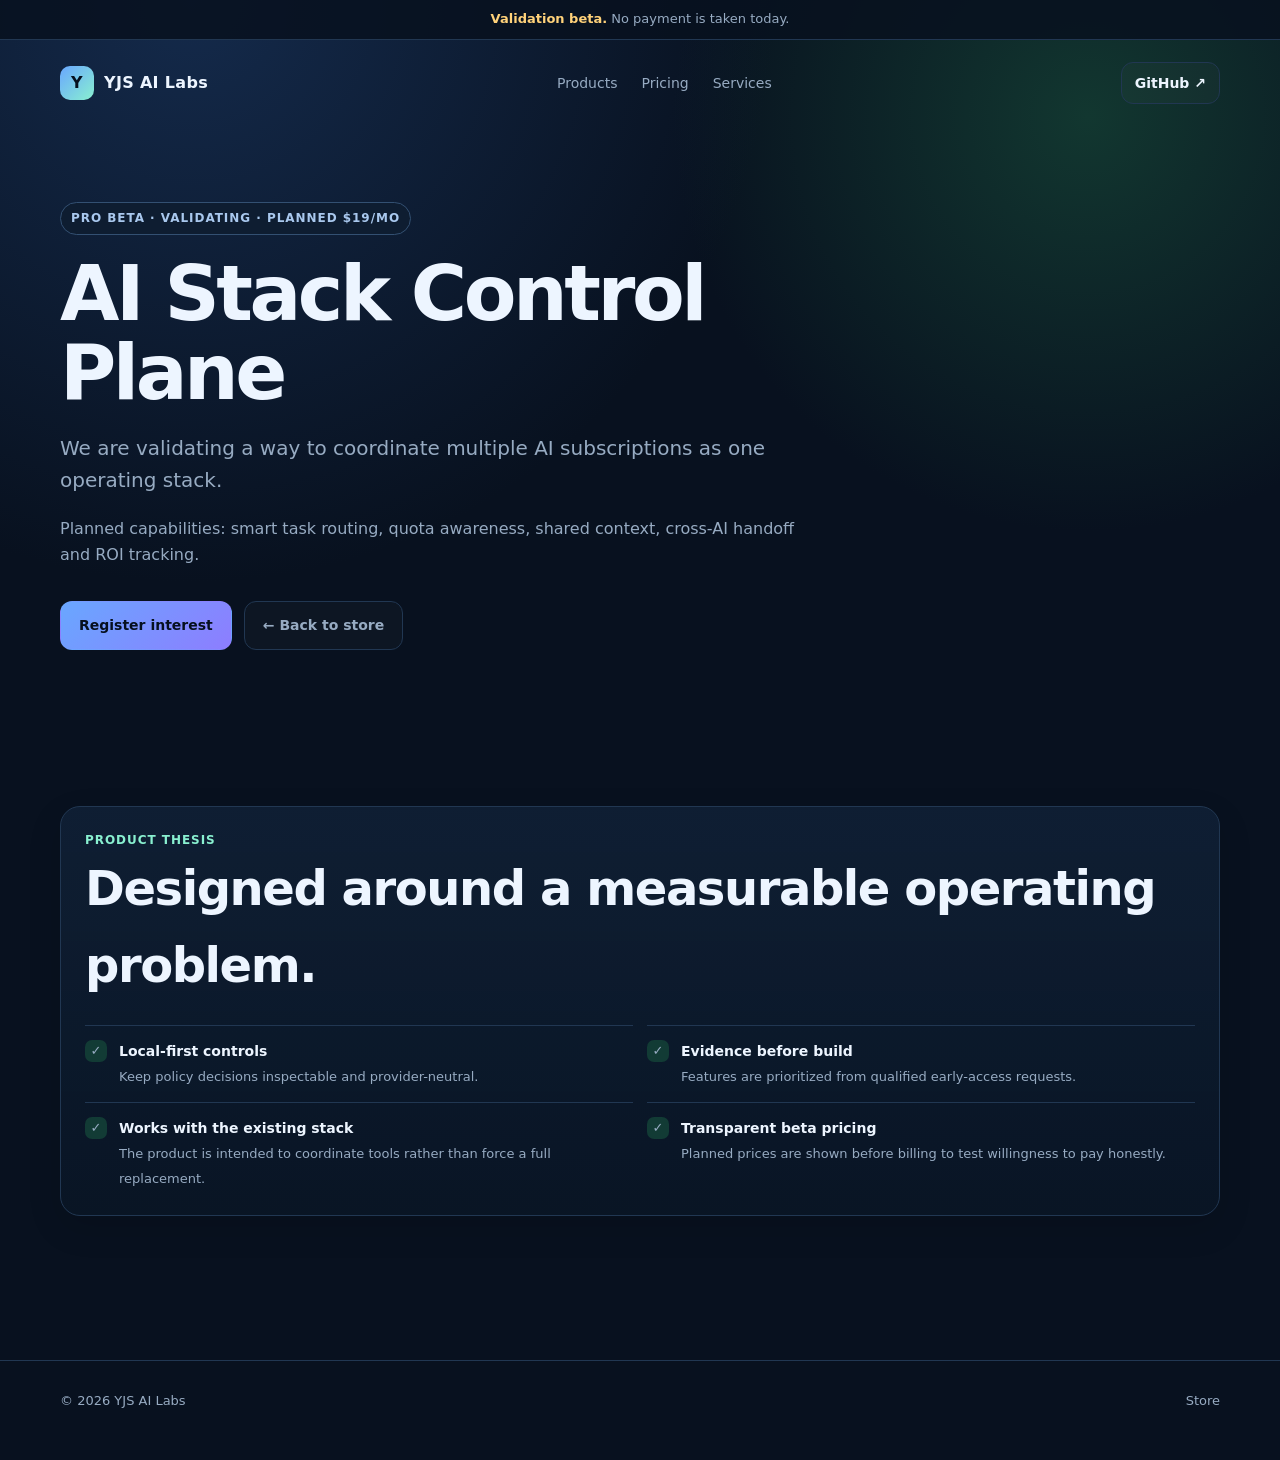
<file: products/control-plane.html>
<!doctype html><html lang="en"><head><meta charset="utf-8"><meta name="viewport" content="width=device-width,initial-scale=1"><title>AI Stack Control Plane — YJS AI Labs</title><meta name="description" content="Help validate a planned control plane for quota awareness, shared context, cross-AI handoff and ROI tracking."><link rel="stylesheet" href="../assets/styles.css"></head><body>
<div class="announcement"><b>Validation beta.</b> No payment is taken today.</div><div class="wrap"><nav><a class="brand" href="../index.html"><span class="mark">Y</span><span>YJS AI Labs</span></a><div class="navlinks"><a href="../index.html#products">Products</a><a href="../index.html#pricing">Pricing</a><a href="../index.html#services">Services</a></div><a class="btn small" href="https://github.com/scc0819-cell/yjs-ai-labs">GitHub ↗</a></nav>
<section class="hero" style="grid-template-columns:1fr"><div><span class="eyebrow">Pro beta · validating · planned $19/mo</span><h1>AI Stack Control Plane</h1><p class="lead">We are validating a way to coordinate multiple AI subscriptions as one operating stack.</p><p class="section-intro">Planned capabilities: smart task routing, quota awareness, shared context, cross-AI handoff and ROI tracking.</p><div class="hero-actions"><a class="btn primary" href="../checkout.html?offer=pro">Register interest</a><a class="btn ghost" href="../index.html">← Back to store</a></div></div></section>
<section class="section"><div class="card"><div class="kicker">Product thesis</div><h2>Designed around a measurable operating problem.</h2><div class="features"><div class="feature"><span class="check">✓</span><div><b>Local-first controls</b><span>Keep policy decisions inspectable and provider-neutral.</span></div></div><div class="feature"><span class="check">✓</span><div><b>Evidence before build</b><span>Features are prioritized from qualified early-access requests.</span></div></div><div class="feature"><span class="check">✓</span><div><b>Works with the existing stack</b><span>The product is intended to coordinate tools rather than force a full replacement.</span></div></div><div class="feature"><span class="check">✓</span><div><b>Transparent beta pricing</b><span>Planned prices are shown before billing to test willingness to pay honestly.</span></div></div></div></div></section>
</div><footer><div class="wrap footer-grid"><div>© <span data-year></span> YJS AI Labs</div><div><a href="../index.html">Store</a></div></div></footer><script src="../assets/store.js"></script></body></html>
</file>
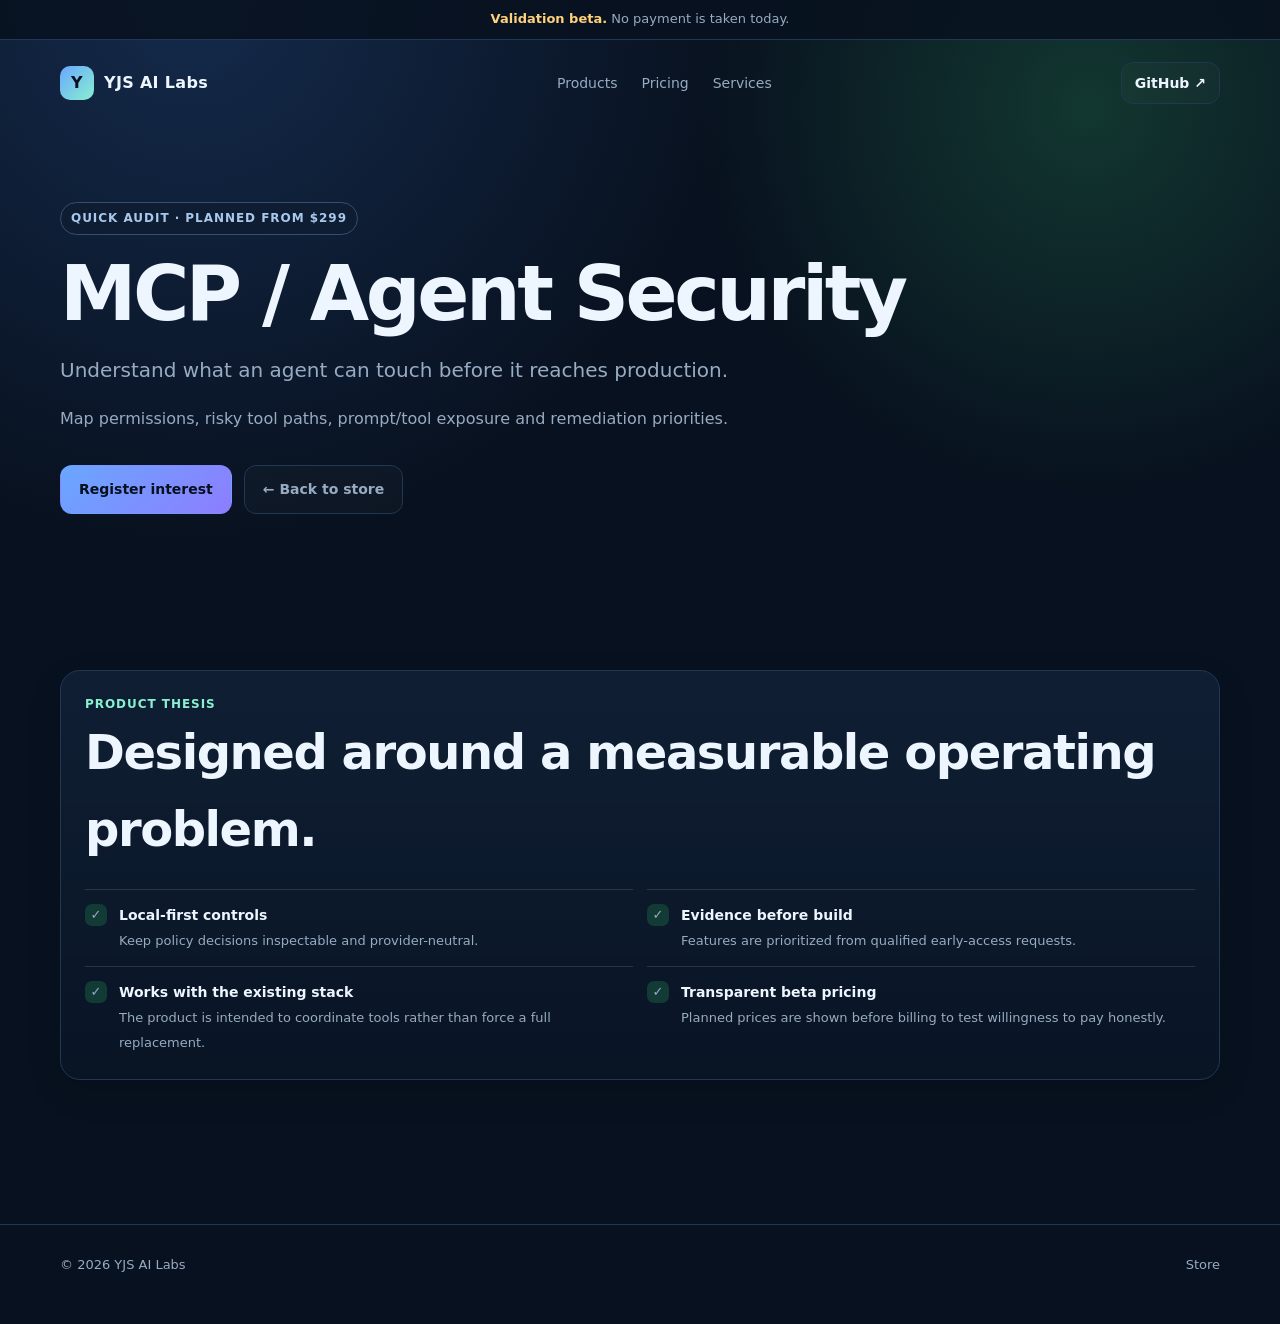
<file: products/mcp-security.html>
<!doctype html><html lang="en"><head><meta charset="utf-8"><meta name="viewport" content="width=device-width,initial-scale=1"><title>MCP / Agent Security — YJS AI Labs</title><meta name="description" content="Map permissions, risky tool paths, prompt/tool exposure and remediation priorities."><link rel="stylesheet" href="../assets/styles.css"></head><body>
<div class="announcement"><b>Validation beta.</b> No payment is taken today.</div><div class="wrap"><nav><a class="brand" href="../index.html"><span class="mark">Y</span><span>YJS AI Labs</span></a><div class="navlinks"><a href="../index.html#products">Products</a><a href="../index.html#pricing">Pricing</a><a href="../index.html#services">Services</a></div><a class="btn small" href="https://github.com/scc0819-cell/yjs-ai-labs">GitHub ↗</a></nav>
<section class="hero" style="grid-template-columns:1fr"><div><span class="eyebrow">Quick Audit · planned from $299</span><h1>MCP / Agent Security</h1><p class="lead">Understand what an agent can touch before it reaches production.</p><p class="section-intro">Map permissions, risky tool paths, prompt/tool exposure and remediation priorities.</p><div class="hero-actions"><a class="btn primary" href="../checkout.html?offer=audit">Register interest</a><a class="btn ghost" href="../index.html">← Back to store</a></div></div></section>
<section class="section"><div class="card"><div class="kicker">Product thesis</div><h2>Designed around a measurable operating problem.</h2><div class="features"><div class="feature"><span class="check">✓</span><div><b>Local-first controls</b><span>Keep policy decisions inspectable and provider-neutral.</span></div></div><div class="feature"><span class="check">✓</span><div><b>Evidence before build</b><span>Features are prioritized from qualified early-access requests.</span></div></div><div class="feature"><span class="check">✓</span><div><b>Works with the existing stack</b><span>The product is intended to coordinate tools rather than force a full replacement.</span></div></div><div class="feature"><span class="check">✓</span><div><b>Transparent beta pricing</b><span>Planned prices are shown before billing to test willingness to pay honestly.</span></div></div></div></div></section>
</div><footer><div class="wrap footer-grid"><div>© <span data-year></span> YJS AI Labs</div><div><a href="../index.html">Store</a></div></div></footer><script src="../assets/store.js"></script></body></html>
</file>
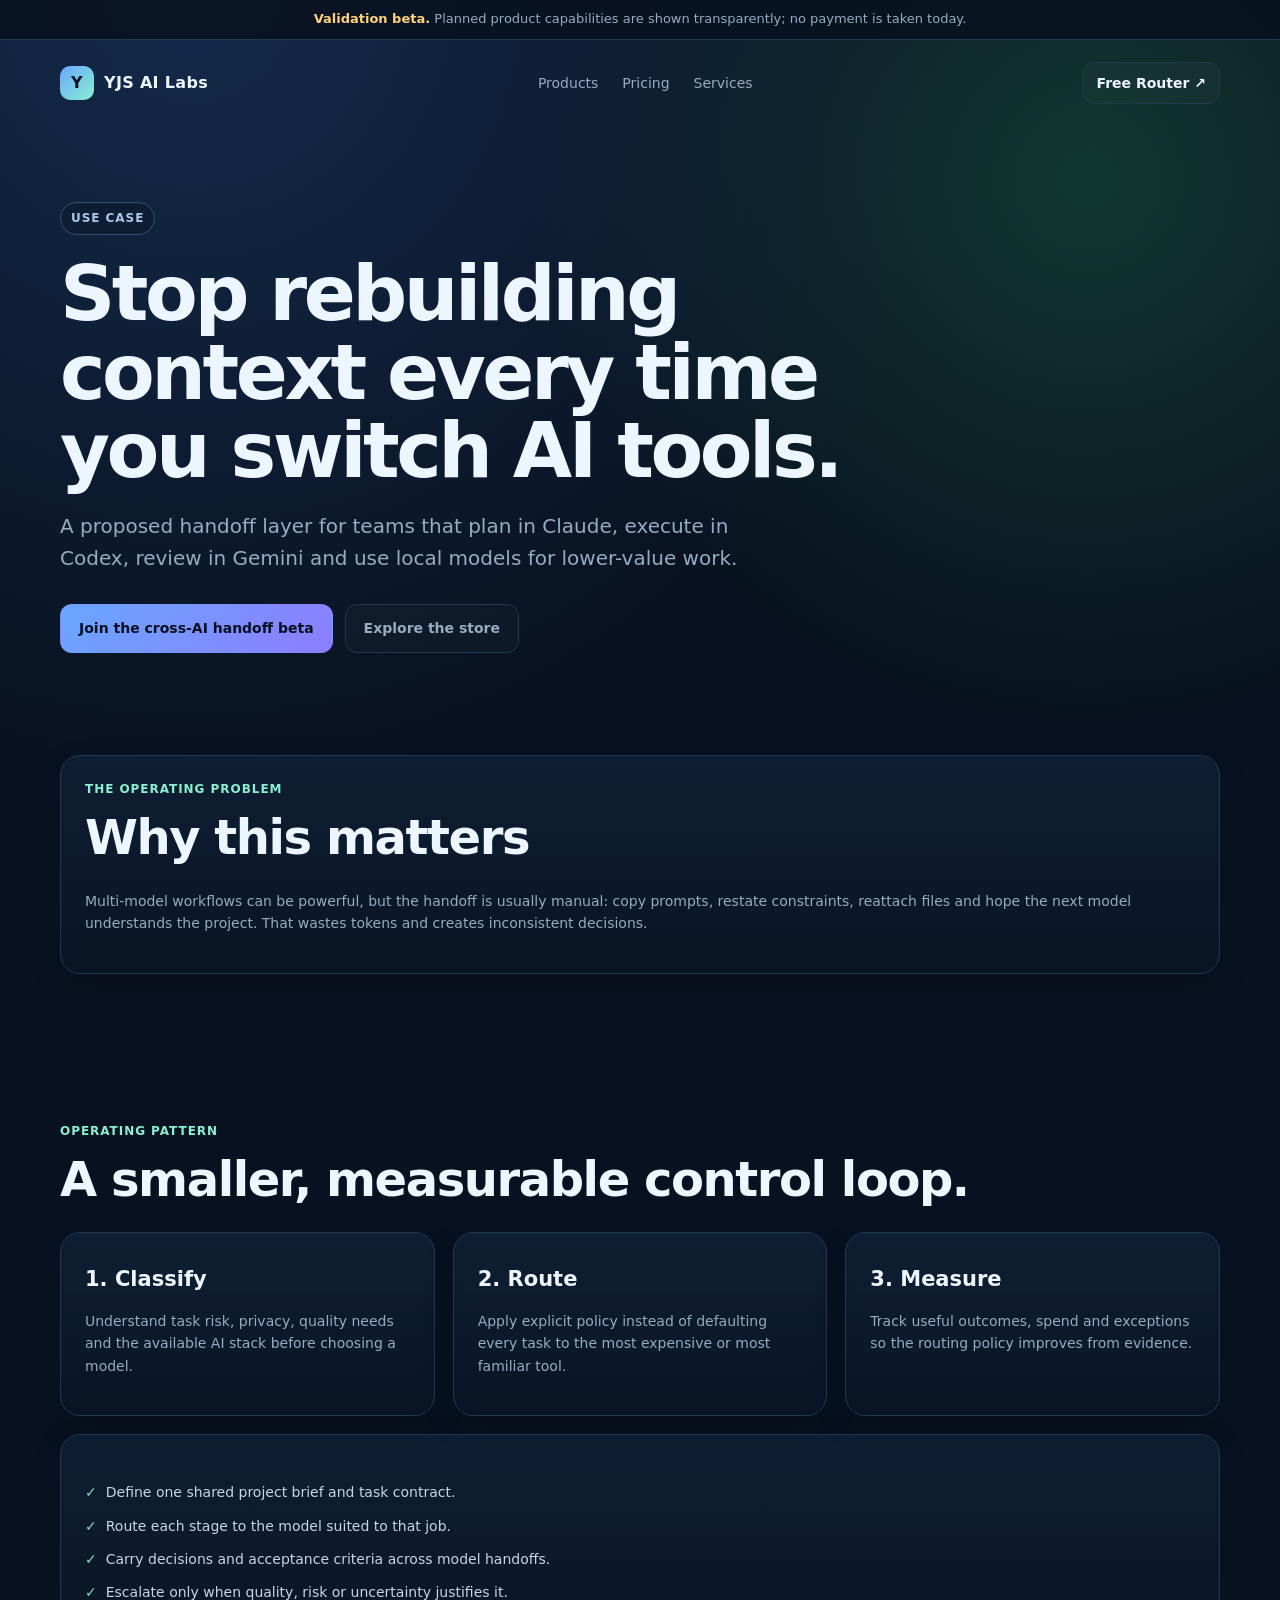
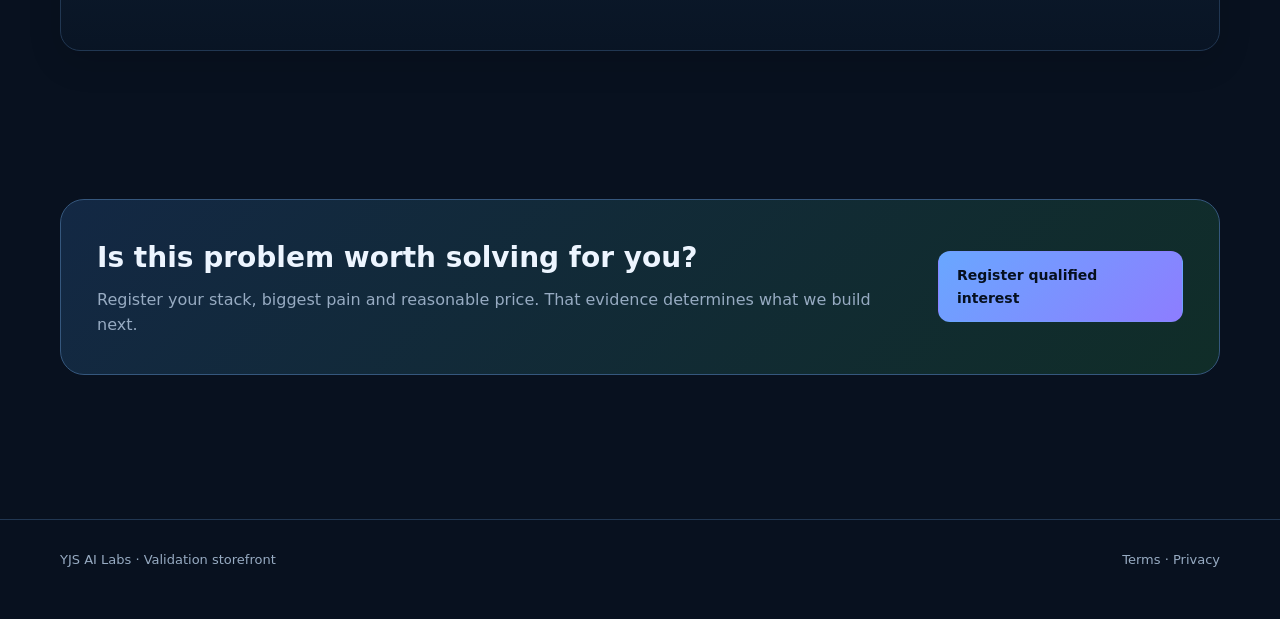
<file: use-cases/claude-codex-gemini-handoff.html>
<!doctype html><html lang="en"><head>
<meta charset="utf-8"><meta name="viewport" content="width=device-width,initial-scale=1">
<title>Claude + Codex + Gemini workflow without losing context — YJS AI Labs</title>
<meta name="description" content="A proposed handoff layer for teams that plan in Claude, execute in Codex, review in Gemini and use local models for lower-value work.">
<meta name="keywords" content="claude codex gemini workflow, multi ai workflow, ai model handoff, shared ai context">
<link rel="canonical" href="https://scc0819-cell.github.io/yjs-ai-labs/use-cases/claude-codex-gemini-handoff.html">
<meta property="og:title" content="Claude + Codex + Gemini workflow without losing context"><meta property="og:description" content="A proposed handoff layer for teams that plan in Claude, execute in Codex, review in Gemini and use local models for lower-value work."><meta property="og:type" content="article">
<link rel="stylesheet" href="../assets/styles.css"></head><body>
<div class="announcement"><b>Validation beta.</b> Planned product capabilities are shown transparently; no payment is taken today.</div>
<div class="wrap"><nav><a class="brand" href="../index.html"><span class="mark">Y</span><span>YJS AI Labs</span></a><div class="navlinks"><a href="../index.html#products">Products</a><a href="../index.html#pricing">Pricing</a><a href="../index.html#services">Services</a></div><a class="btn small" href="https://github.com/scc0819-cell/agent-budget-router">Free Router ↗</a></nav>
<section class="hero" style="grid-template-columns:1fr;max-width:900px"><div><span class="eyebrow">Use case</span><h1>Stop rebuilding context every time you switch AI tools.</h1><p class="lead">A proposed handoff layer for teams that plan in Claude, execute in Codex, review in Gemini and use local models for lower-value work.</p><div class="hero-actions"><a class="btn primary" href="../checkout.html?offer=pro&utm_source=seo&utm_medium=organic&utm_campaign=use-cases&utm_content=claude-codex-gemini-handoff.html">Join the cross-AI handoff beta</a><a class="btn ghost" href="../index.html">Explore the store</a></div></div></section>
<section class="section" style="padding-top:20px"><div class="card"><div class="kicker">The operating problem</div><h2>Why this matters</h2><p>Multi-model workflows can be powerful, but the handoff is usually manual: copy prompts, restate constraints, reattach files and hope the next model understands the project. That wastes tokens and creates inconsistent decisions.</p></div></section>
<section class="section"><div class="kicker">Operating pattern</div><h2>A smaller, measurable control loop.</h2><div class="grid3">
<article class="card"><h3>1. Classify</h3><p>Understand task risk, privacy, quality needs and the available AI stack before choosing a model.</p></article>
<article class="card"><h3>2. Route</h3><p>Apply explicit policy instead of defaulting every task to the most expensive or most familiar tool.</p></article>
<article class="card"><h3>3. Measure</h3><p>Track useful outcomes, spend and exceptions so the routing policy improves from evidence.</p></article>
</div><div class="card" style="margin-top:18px"><ul class="list"><li>Define one shared project brief and task contract.</li><li>Route each stage to the model suited to that job.</li><li>Carry decisions and acceptance criteria across model handoffs.</li><li>Escalate only when quality, risk or uncertainty justifies it.</li></ul></div></section>
<section class="section"><div class="cta"><div><h3>Is this problem worth solving for you?</h3><p>Register your stack, biggest pain and reasonable price. That evidence determines what we build next.</p></div><a class="btn primary" href="../checkout.html?offer=pro&utm_source=seo&utm_medium=organic&utm_campaign=use-cases&utm_content=claude-codex-gemini-handoff.html">Register qualified interest</a></div></section>
</div><footer><div class="wrap footer-grid"><div>YJS AI Labs · Validation storefront</div><div><a href="../legal/terms.html">Terms</a> · <a href="../legal/privacy.html">Privacy</a></div></div></footer><script src="../assets/store.js"></script></body></html>
</file>
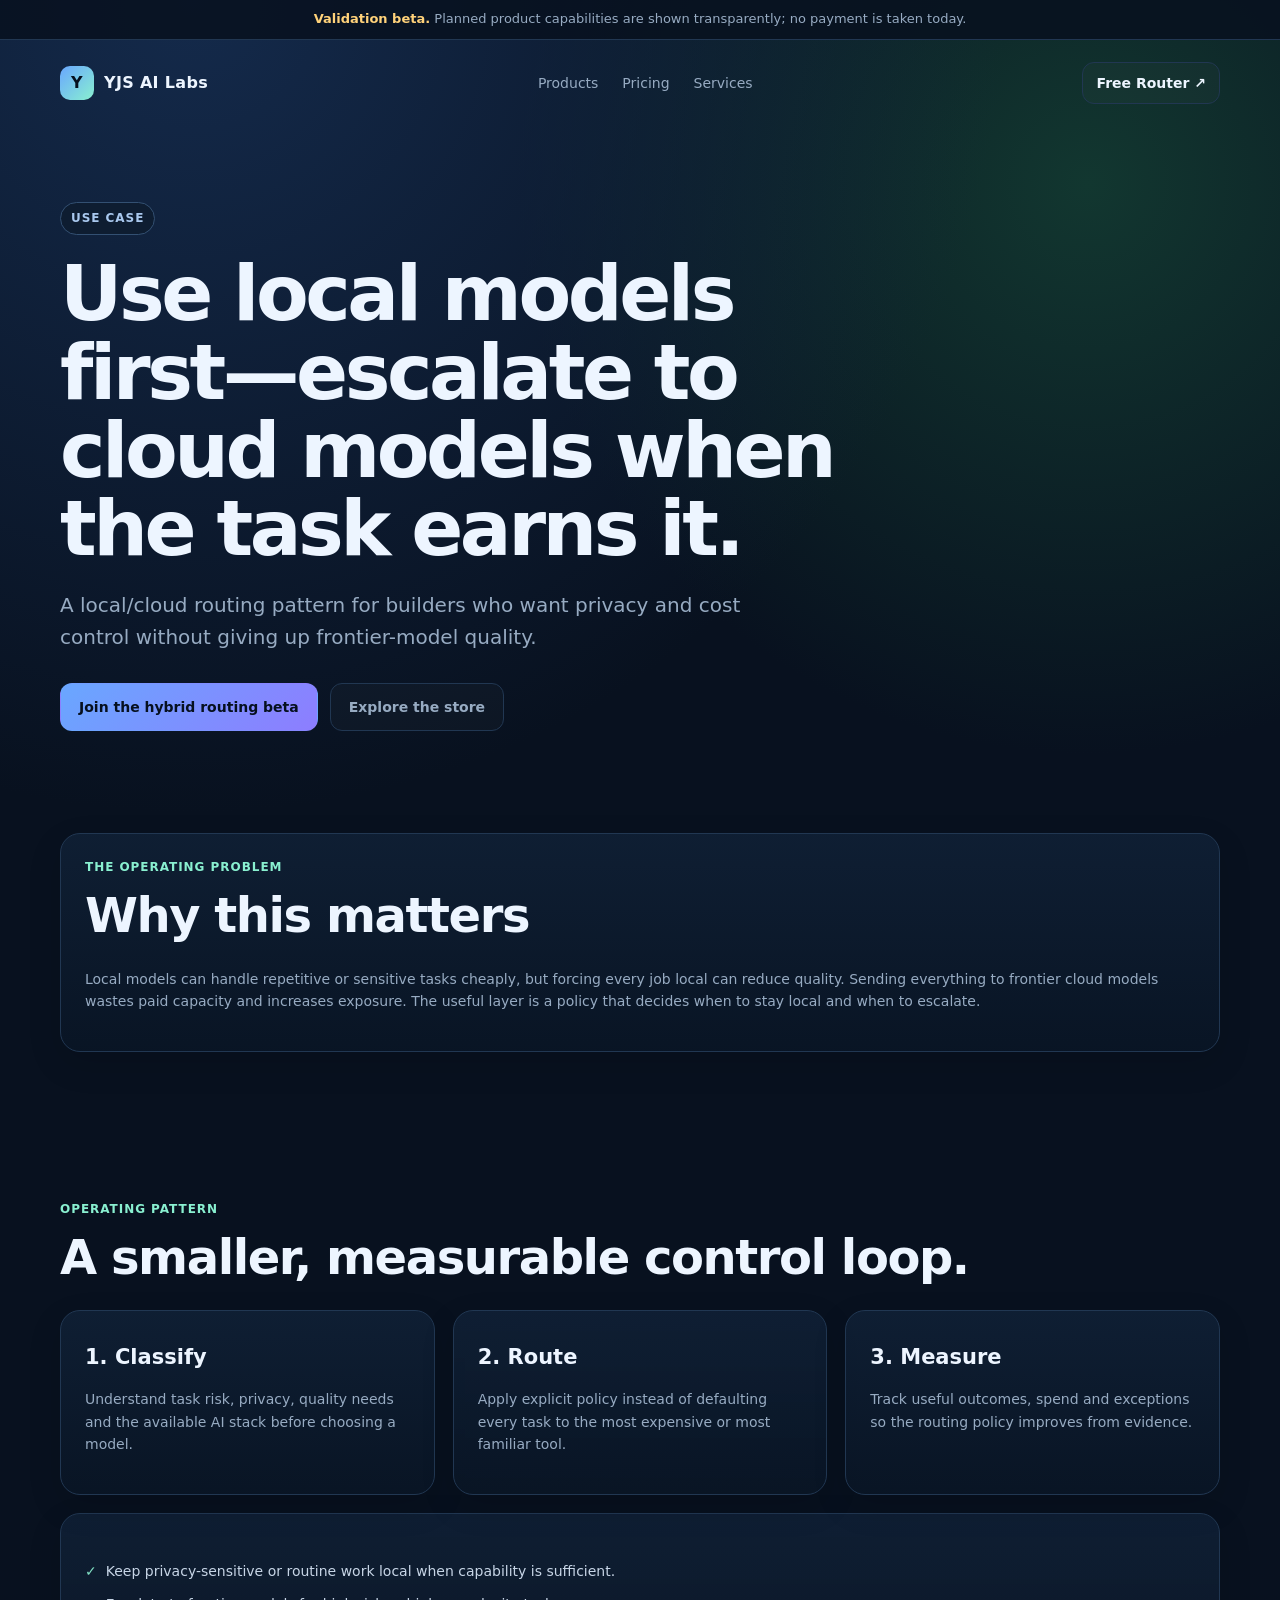
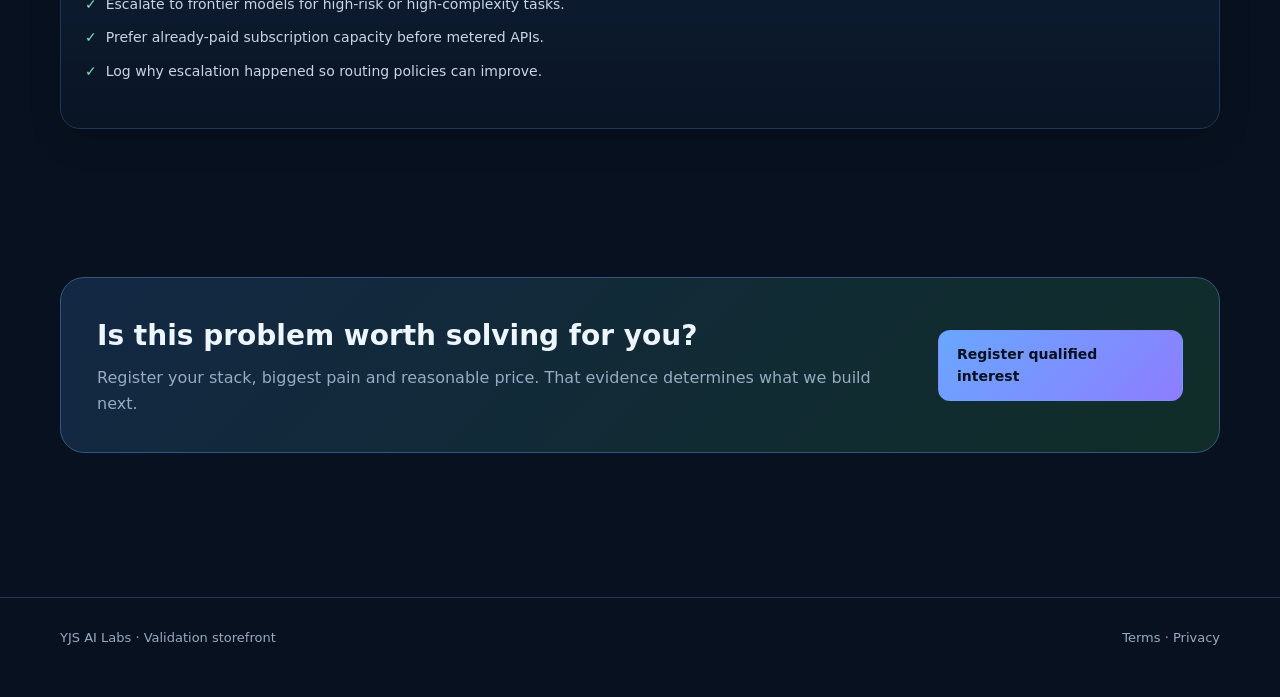
<file: use-cases/local-cloud-ai-routing.html>
<!doctype html><html lang="en"><head>
<meta charset="utf-8"><meta name="viewport" content="width=device-width,initial-scale=1">
<title>Local AI + cloud AI routing for cost, privacy and quality — YJS AI Labs</title>
<meta name="description" content="A local/cloud routing pattern for builders who want privacy and cost control without giving up frontier-model quality.">
<meta name="keywords" content="local ai cloud routing, local llm router, ai model router, hybrid llm routing">
<link rel="canonical" href="https://scc0819-cell.github.io/yjs-ai-labs/use-cases/local-cloud-ai-routing.html">
<meta property="og:title" content="Local AI + cloud AI routing for cost, privacy and quality"><meta property="og:description" content="A local/cloud routing pattern for builders who want privacy and cost control without giving up frontier-model quality."><meta property="og:type" content="article">
<link rel="stylesheet" href="../assets/styles.css"></head><body>
<div class="announcement"><b>Validation beta.</b> Planned product capabilities are shown transparently; no payment is taken today.</div>
<div class="wrap"><nav><a class="brand" href="../index.html"><span class="mark">Y</span><span>YJS AI Labs</span></a><div class="navlinks"><a href="../index.html#products">Products</a><a href="../index.html#pricing">Pricing</a><a href="../index.html#services">Services</a></div><a class="btn small" href="https://github.com/scc0819-cell/agent-budget-router">Free Router ↗</a></nav>
<section class="hero" style="grid-template-columns:1fr;max-width:900px"><div><span class="eyebrow">Use case</span><h1>Use local models first—escalate to cloud models when the task earns it.</h1><p class="lead">A local/cloud routing pattern for builders who want privacy and cost control without giving up frontier-model quality.</p><div class="hero-actions"><a class="btn primary" href="../checkout.html?offer=pro&utm_source=seo&utm_medium=organic&utm_campaign=use-cases&utm_content=local-cloud-ai-routing.html">Join the hybrid routing beta</a><a class="btn ghost" href="../index.html">Explore the store</a></div></div></section>
<section class="section" style="padding-top:20px"><div class="card"><div class="kicker">The operating problem</div><h2>Why this matters</h2><p>Local models can handle repetitive or sensitive tasks cheaply, but forcing every job local can reduce quality. Sending everything to frontier cloud models wastes paid capacity and increases exposure. The useful layer is a policy that decides when to stay local and when to escalate.</p></div></section>
<section class="section"><div class="kicker">Operating pattern</div><h2>A smaller, measurable control loop.</h2><div class="grid3">
<article class="card"><h3>1. Classify</h3><p>Understand task risk, privacy, quality needs and the available AI stack before choosing a model.</p></article>
<article class="card"><h3>2. Route</h3><p>Apply explicit policy instead of defaulting every task to the most expensive or most familiar tool.</p></article>
<article class="card"><h3>3. Measure</h3><p>Track useful outcomes, spend and exceptions so the routing policy improves from evidence.</p></article>
</div><div class="card" style="margin-top:18px"><ul class="list"><li>Keep privacy-sensitive or routine work local when capability is sufficient.</li><li>Escalate to frontier models for high-risk or high-complexity tasks.</li><li>Prefer already-paid subscription capacity before metered APIs.</li><li>Log why escalation happened so routing policies can improve.</li></ul></div></section>
<section class="section"><div class="cta"><div><h3>Is this problem worth solving for you?</h3><p>Register your stack, biggest pain and reasonable price. That evidence determines what we build next.</p></div><a class="btn primary" href="../checkout.html?offer=pro&utm_source=seo&utm_medium=organic&utm_campaign=use-cases&utm_content=local-cloud-ai-routing.html">Register qualified interest</a></div></section>
</div><footer><div class="wrap footer-grid"><div>YJS AI Labs · Validation storefront</div><div><a href="../legal/terms.html">Terms</a> · <a href="../legal/privacy.html">Privacy</a></div></div></footer><script src="../assets/store.js"></script></body></html>
</file>
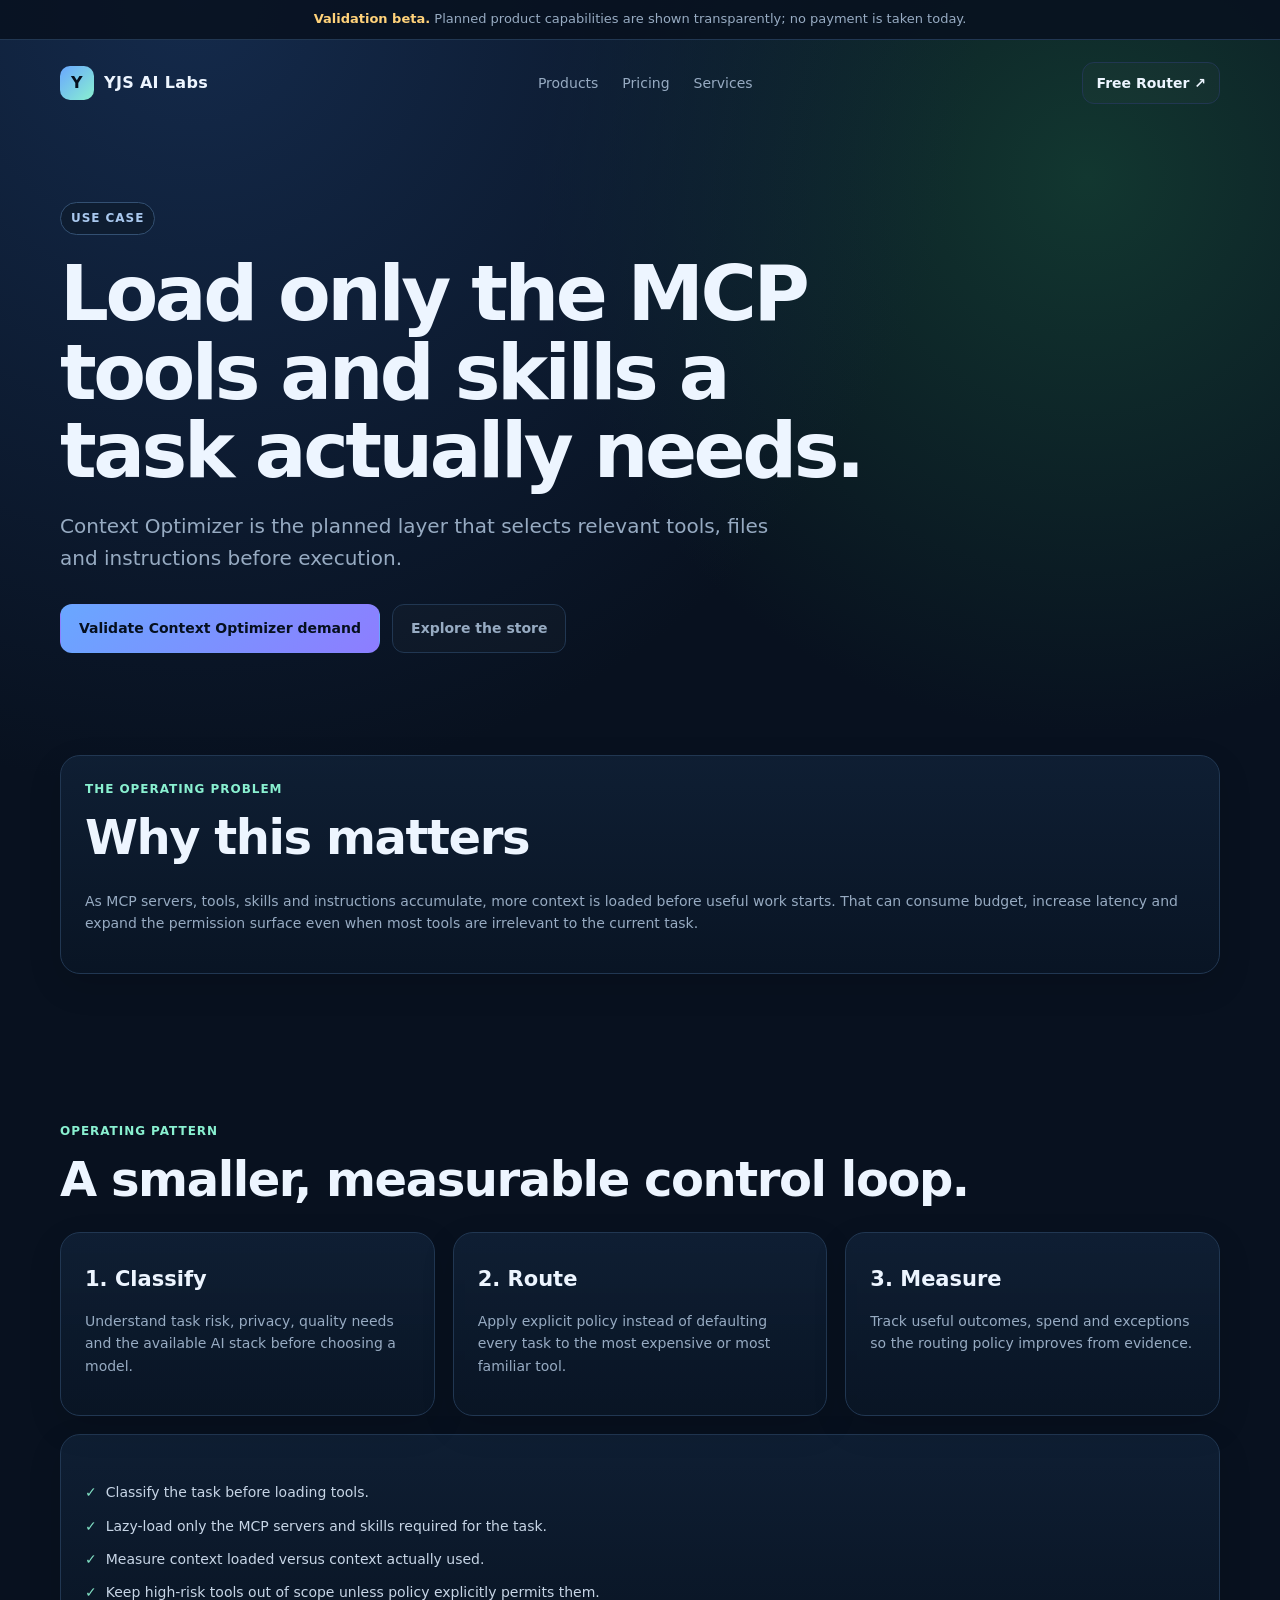
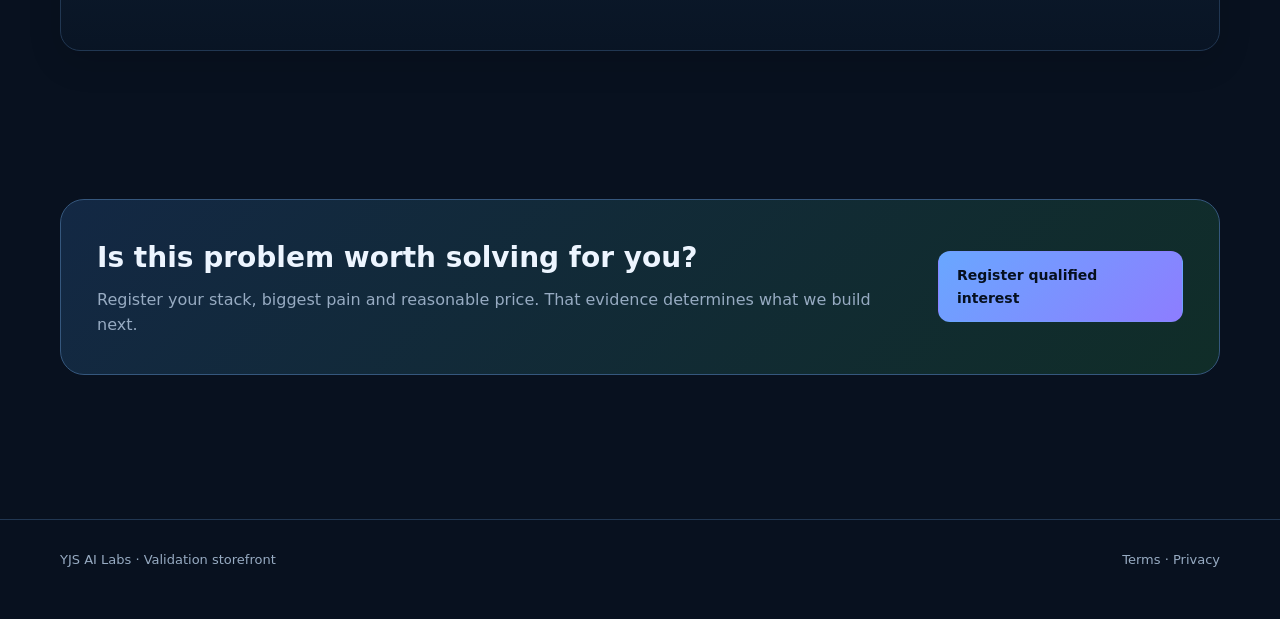
<file: use-cases/mcp-context-bloat.html>
<!doctype html><html lang="en"><head>
<meta charset="utf-8"><meta name="viewport" content="width=device-width,initial-scale=1">
<title>Reduce MCP context bloat before the agent starts working — YJS AI Labs</title>
<meta name="description" content="Context Optimizer is the planned layer that selects relevant tools, files and instructions before execution.">
<meta name="keywords" content="mcp context bloat, mcp token usage, context optimizer, dynamic mcp loading">
<link rel="canonical" href="https://scc0819-cell.github.io/yjs-ai-labs/use-cases/mcp-context-bloat.html">
<meta property="og:title" content="Reduce MCP context bloat before the agent starts working"><meta property="og:description" content="Context Optimizer is the planned layer that selects relevant tools, files and instructions before execution."><meta property="og:type" content="article">
<link rel="stylesheet" href="../assets/styles.css"></head><body>
<div class="announcement"><b>Validation beta.</b> Planned product capabilities are shown transparently; no payment is taken today.</div>
<div class="wrap"><nav><a class="brand" href="../index.html"><span class="mark">Y</span><span>YJS AI Labs</span></a><div class="navlinks"><a href="../index.html#products">Products</a><a href="../index.html#pricing">Pricing</a><a href="../index.html#services">Services</a></div><a class="btn small" href="https://github.com/scc0819-cell/agent-budget-router">Free Router ↗</a></nav>
<section class="hero" style="grid-template-columns:1fr;max-width:900px"><div><span class="eyebrow">Use case</span><h1>Load only the MCP tools and skills a task actually needs.</h1><p class="lead">Context Optimizer is the planned layer that selects relevant tools, files and instructions before execution.</p><div class="hero-actions"><a class="btn primary" href="../checkout.html?offer=pro&utm_source=seo&utm_medium=organic&utm_campaign=use-cases&utm_content=mcp-context-bloat.html">Validate Context Optimizer demand</a><a class="btn ghost" href="../index.html">Explore the store</a></div></div></section>
<section class="section" style="padding-top:20px"><div class="card"><div class="kicker">The operating problem</div><h2>Why this matters</h2><p>As MCP servers, tools, skills and instructions accumulate, more context is loaded before useful work starts. That can consume budget, increase latency and expand the permission surface even when most tools are irrelevant to the current task.</p></div></section>
<section class="section"><div class="kicker">Operating pattern</div><h2>A smaller, measurable control loop.</h2><div class="grid3">
<article class="card"><h3>1. Classify</h3><p>Understand task risk, privacy, quality needs and the available AI stack before choosing a model.</p></article>
<article class="card"><h3>2. Route</h3><p>Apply explicit policy instead of defaulting every task to the most expensive or most familiar tool.</p></article>
<article class="card"><h3>3. Measure</h3><p>Track useful outcomes, spend and exceptions so the routing policy improves from evidence.</p></article>
</div><div class="card" style="margin-top:18px"><ul class="list"><li>Classify the task before loading tools.</li><li>Lazy-load only the MCP servers and skills required for the task.</li><li>Measure context loaded versus context actually used.</li><li>Keep high-risk tools out of scope unless policy explicitly permits them.</li></ul></div></section>
<section class="section"><div class="cta"><div><h3>Is this problem worth solving for you?</h3><p>Register your stack, biggest pain and reasonable price. That evidence determines what we build next.</p></div><a class="btn primary" href="../checkout.html?offer=pro&utm_source=seo&utm_medium=organic&utm_campaign=use-cases&utm_content=mcp-context-bloat.html">Register qualified interest</a></div></section>
</div><footer><div class="wrap footer-grid"><div>YJS AI Labs · Validation storefront</div><div><a href="../legal/terms.html">Terms</a> · <a href="../legal/privacy.html">Privacy</a></div></div></footer><script src="../assets/store.js"></script></body></html>
</file>
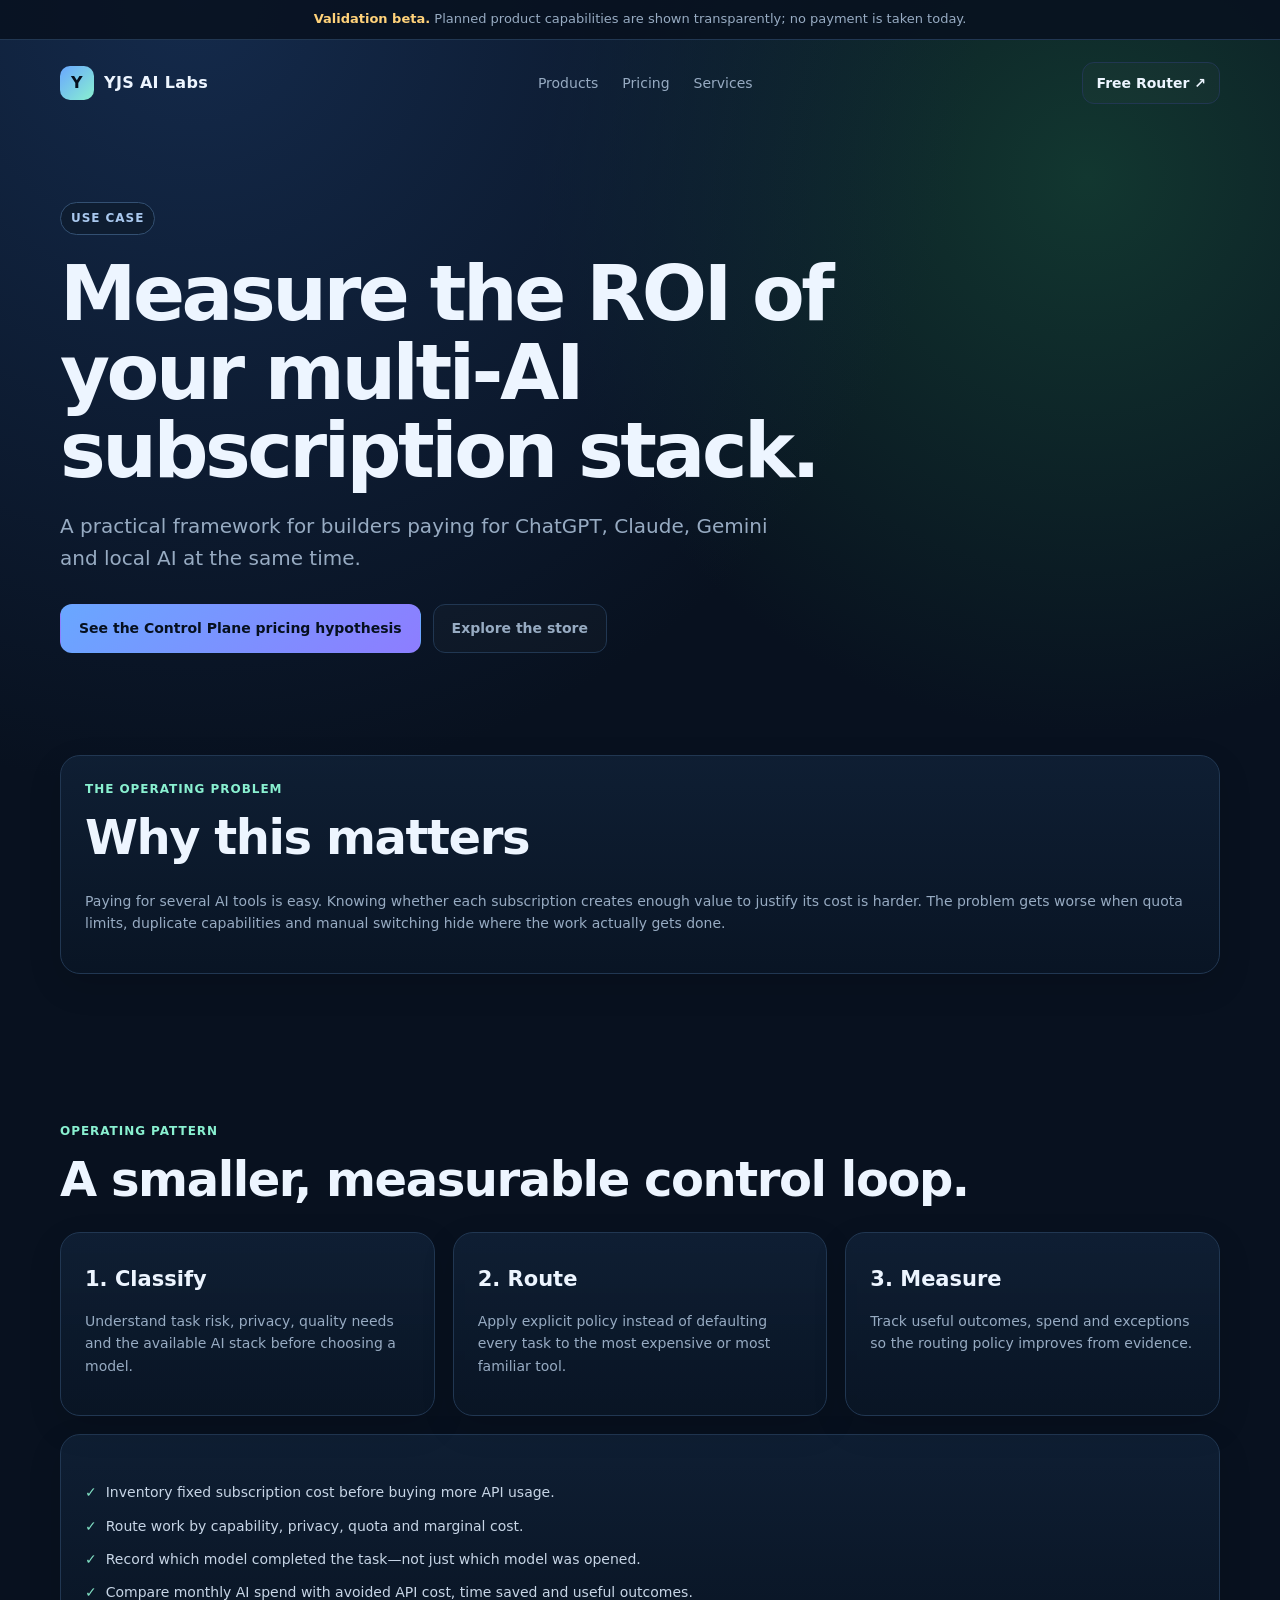
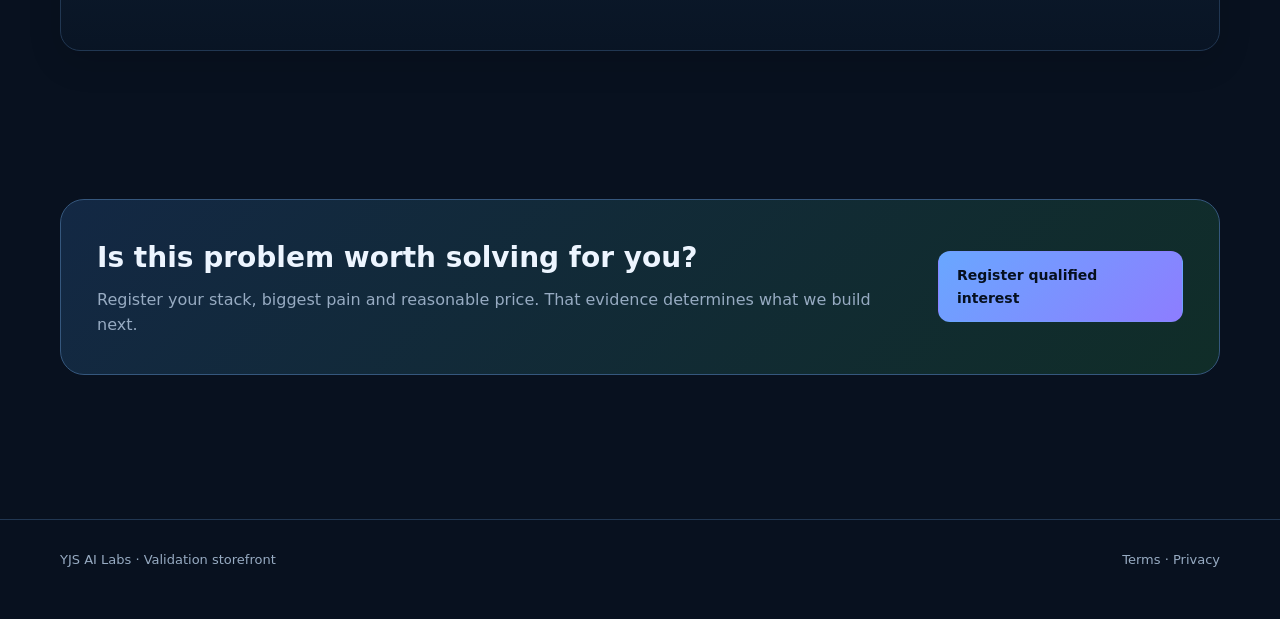
<file: use-cases/multi-ai-subscription-roi.html>
<!doctype html><html lang="en"><head>
<meta charset="utf-8"><meta name="viewport" content="width=device-width,initial-scale=1">
<title>Are ChatGPT, Claude and Gemini all worth paying for? — YJS AI Labs</title>
<meta name="description" content="A practical framework for builders paying for ChatGPT, Claude, Gemini and local AI at the same time.">
<meta name="keywords" content="ai subscription roi, chatgpt claude gemini cost, ai tool roi, multiple ai subscriptions">
<link rel="canonical" href="https://scc0819-cell.github.io/yjs-ai-labs/use-cases/multi-ai-subscription-roi.html">
<meta property="og:title" content="Are ChatGPT, Claude and Gemini all worth paying for?"><meta property="og:description" content="A practical framework for builders paying for ChatGPT, Claude, Gemini and local AI at the same time."><meta property="og:type" content="article">
<link rel="stylesheet" href="../assets/styles.css"></head><body>
<div class="announcement"><b>Validation beta.</b> Planned product capabilities are shown transparently; no payment is taken today.</div>
<div class="wrap"><nav><a class="brand" href="../index.html"><span class="mark">Y</span><span>YJS AI Labs</span></a><div class="navlinks"><a href="../index.html#products">Products</a><a href="../index.html#pricing">Pricing</a><a href="../index.html#services">Services</a></div><a class="btn small" href="https://github.com/scc0819-cell/agent-budget-router">Free Router ↗</a></nav>
<section class="hero" style="grid-template-columns:1fr;max-width:900px"><div><span class="eyebrow">Use case</span><h1>Measure the ROI of your multi-AI subscription stack.</h1><p class="lead">A practical framework for builders paying for ChatGPT, Claude, Gemini and local AI at the same time.</p><div class="hero-actions"><a class="btn primary" href="../checkout.html?offer=pro&utm_source=seo&utm_medium=organic&utm_campaign=use-cases&utm_content=multi-ai-subscription-roi.html">See the Control Plane pricing hypothesis</a><a class="btn ghost" href="../index.html">Explore the store</a></div></div></section>
<section class="section" style="padding-top:20px"><div class="card"><div class="kicker">The operating problem</div><h2>Why this matters</h2><p>Paying for several AI tools is easy. Knowing whether each subscription creates enough value to justify its cost is harder. The problem gets worse when quota limits, duplicate capabilities and manual switching hide where the work actually gets done.</p></div></section>
<section class="section"><div class="kicker">Operating pattern</div><h2>A smaller, measurable control loop.</h2><div class="grid3">
<article class="card"><h3>1. Classify</h3><p>Understand task risk, privacy, quality needs and the available AI stack before choosing a model.</p></article>
<article class="card"><h3>2. Route</h3><p>Apply explicit policy instead of defaulting every task to the most expensive or most familiar tool.</p></article>
<article class="card"><h3>3. Measure</h3><p>Track useful outcomes, spend and exceptions so the routing policy improves from evidence.</p></article>
</div><div class="card" style="margin-top:18px"><ul class="list"><li>Inventory fixed subscription cost before buying more API usage.</li><li>Route work by capability, privacy, quota and marginal cost.</li><li>Record which model completed the task—not just which model was opened.</li><li>Compare monthly AI spend with avoided API cost, time saved and useful outcomes.</li></ul></div></section>
<section class="section"><div class="cta"><div><h3>Is this problem worth solving for you?</h3><p>Register your stack, biggest pain and reasonable price. That evidence determines what we build next.</p></div><a class="btn primary" href="../checkout.html?offer=pro&utm_source=seo&utm_medium=organic&utm_campaign=use-cases&utm_content=multi-ai-subscription-roi.html">Register qualified interest</a></div></section>
</div><footer><div class="wrap footer-grid"><div>YJS AI Labs · Validation storefront</div><div><a href="../legal/terms.html">Terms</a> · <a href="../legal/privacy.html">Privacy</a></div></div></footer><script src="../assets/store.js"></script></body></html>
</file>
<file: assets/styles.css>
:root{--bg:#08111f;--panel:#0d1a2c;--panel2:#11233a;--text:#edf5ff;--muted:#97abc2;--line:#213752;--brand:#69a7ff;--brand2:#89f0d0;--warn:#ffd27a;--shadow:0 20px 60px rgba(0,0,0,.28);--radius:20px}
*{box-sizing:border-box}html{scroll-behavior:smooth}body{margin:0;background:radial-gradient(circle at 15% 0%,#142a4b 0,transparent 32%),radial-gradient(circle at 85% 8%,#123730 0,transparent 24%),var(--bg);color:var(--text);font-family:Inter,ui-sans-serif,system-ui,-apple-system,BlinkMacSystemFont,"Segoe UI",sans-serif;line-height:1.6}
a{color:inherit;text-decoration:none}.wrap{width:min(1160px,calc(100% - 40px));margin:auto}.announcement{border-bottom:1px solid var(--line);background:rgba(8,17,31,.86);font-size:13px;color:var(--muted);text-align:center;padding:9px 16px;position:relative;z-index:10}.announcement b{color:var(--warn)}
nav{display:flex;align-items:center;justify-content:space-between;padding:22px 0}.brand{display:flex;align-items:center;gap:10px;font-weight:800;letter-spacing:.02em}.mark{width:34px;height:34px;border-radius:10px;background:linear-gradient(135deg,var(--brand),var(--brand2));display:grid;place-items:center;color:#06101f;font-weight:900}.navlinks{display:flex;gap:24px;color:var(--muted);font-size:14px}.navlinks a:hover{color:var(--text)}
.btn{display:inline-flex;align-items:center;justify-content:center;gap:8px;padding:12px 18px;border-radius:12px;border:1px solid var(--line);font-weight:700;font-size:14px;transition:.2s;background:rgba(255,255,255,.02)}.btn:hover{transform:translateY(-1px);border-color:#42628a}.btn.primary{background:linear-gradient(135deg,var(--brand),#8d7dff);color:#06101f;border-color:transparent}.btn.ghost{color:var(--muted)}.btn.small{padding:9px 13px}
.hero{padding:76px 0 64px;display:grid;grid-template-columns:1.15fr .85fr;gap:54px;align-items:center}.eyebrow{display:inline-flex;border:1px solid #335072;background:#0e1d31;border-radius:999px;padding:6px 10px;color:#a9c8ee;font-size:12px;font-weight:800;letter-spacing:.08em;text-transform:uppercase}
h1{font-size:clamp(44px,6vw,78px);line-height:1.02;letter-spacing:-.045em;margin:20px 0 20px;max-width:850px}.gradient{background:linear-gradient(100deg,#fff 10%,#8cc1ff 52%,#8df0d5);-webkit-background-clip:text;background-clip:text;color:transparent}.lead{font-size:20px;color:var(--muted);max-width:720px}.hero-actions{display:flex;gap:12px;flex-wrap:wrap;margin:30px 0 18px}.micro{font-size:12px;color:#7f95ad}
.diagram{background:linear-gradient(180deg,rgba(17,35,58,.9),rgba(10,24,42,.92));border:1px solid var(--line);border-radius:24px;padding:20px;box-shadow:var(--shadow)}.diagram-title{font-size:13px;color:var(--muted);margin-bottom:14px}.flow{display:grid;gap:10px}.node{padding:13px 14px;border:1px solid var(--line);border-radius:12px;background:#0b1728;display:flex;justify-content:space-between;align-items:center}.node strong{font-size:14px}.node span{font-size:12px;color:var(--muted)}.node.active{border-color:#4f83bd;background:#10233b}.arrow{text-align:center;color:#5b7897;font-size:18px}
.section{padding:74px 0}.section h2{font-size:clamp(32px,4vw,48px);letter-spacing:-.03em;margin:0 0 14px}.section-intro{color:var(--muted);max-width:760px;margin-bottom:34px}.grid3{display:grid;grid-template-columns:repeat(3,1fr);gap:18px}.card{border:1px solid var(--line);background:linear-gradient(180deg,rgba(17,35,58,.74),rgba(9,21,37,.9));border-radius:var(--radius);padding:24px;box-shadow:0 12px 34px rgba(0,0,0,.12)}.card h3{font-size:21px;margin:6px 0 8px}.card p{color:var(--muted);font-size:14px}.tag{display:inline-flex;border:1px solid var(--line);border-radius:999px;padding:4px 8px;font-size:11px;color:#a8bad0}.tag.green{border-color:#2d675a;color:#9cead2}.tag.gold{border-color:#715d2f;color:#ffd993}
.features{display:grid;grid-template-columns:repeat(2,1fr);gap:14px;margin-top:22px}.feature{display:flex;gap:12px;align-items:flex-start;border-top:1px solid var(--line);padding-top:14px}.check{width:22px;height:22px;border-radius:7px;background:#123b35;color:#8fe7cf;display:grid;place-items:center;font-size:12px;flex:0 0 auto}.feature b{display:block;font-size:14px}.feature span{color:var(--muted);font-size:13px}
.pricing{display:grid;grid-template-columns:repeat(3,1fr);gap:18px}.price-card{position:relative}.price-card.recommended{border-color:#5c8fc8;box-shadow:0 0 0 1px #5c8fc8,var(--shadow)}.badge{position:absolute;right:18px;top:18px;background:#163e38;color:#9cead2;padding:5px 9px;border-radius:999px;font-size:11px;font-weight:800}.price{font-size:38px;font-weight:900;letter-spacing:-.04em;margin:18px 0 4px}.price small{font-size:13px;color:var(--muted);font-weight:600}.sub{color:var(--muted);font-size:13px}.list{list-style:none;padding:0;margin:22px 0;display:grid;gap:11px}.list li{font-size:14px;color:#c7d5e6}.list li:before{content:"✓";color:#80dfc3;margin-right:9px}
.services{display:grid;grid-template-columns:1fr 1fr;gap:18px}.service-price{font-size:28px;font-weight:900}.service-price small{font-size:12px;color:var(--muted)}
.matrix{overflow:auto;border:1px solid var(--line);border-radius:16px}.matrix table{width:100%;border-collapse:collapse;min-width:720px}.matrix th,.matrix td{padding:14px 16px;border-bottom:1px solid var(--line);text-align:left;font-size:13px}.matrix th{color:#a8bad0;background:#0d1a2c}.matrix td{color:#d9e5f3}.matrix tr:last-child td{border-bottom:0}
.faq{display:grid;gap:12px}.faq details{border:1px solid var(--line);border-radius:14px;padding:16px 18px;background:rgba(13,26,44,.65)}.faq summary{font-weight:750;cursor:pointer}.faq p{color:var(--muted);font-size:14px}
.cta{border:1px solid #35577d;background:linear-gradient(135deg,#132844,#102d28);border-radius:24px;padding:36px;display:flex;justify-content:space-between;gap:24px;align-items:center}.cta h3{font-size:28px;margin:0 0 6px}.cta p{color:var(--muted);margin:0}
footer{border-top:1px solid var(--line);padding:30px 0 48px;color:var(--muted);font-size:13px;margin-top:70px}.footer-grid{display:flex;justify-content:space-between;gap:20px;flex-wrap:wrap}
.kicker{color:#89f0d0;font-size:12px;font-weight:800;text-transform:uppercase;letter-spacing:.08em}.note{padding:14px 16px;border:1px solid #5d512c;background:#221d10;border-radius:12px;color:#e9d59f;font-size:13px;margin:18px 0}
@media(max-width:880px){.hero{grid-template-columns:1fr;padding-top:48px}.grid3,.pricing{grid-template-columns:1fr}.services{grid-template-columns:1fr}.features{grid-template-columns:1fr}.navlinks{display:none}.cta{display:block}.cta .btn{margin-top:18px}}@media(max-width:520px){.wrap{width:min(100% - 24px,1160px)}h1{font-size:43px}.lead{font-size:17px}.section{padding:52px 0}}
</file>
